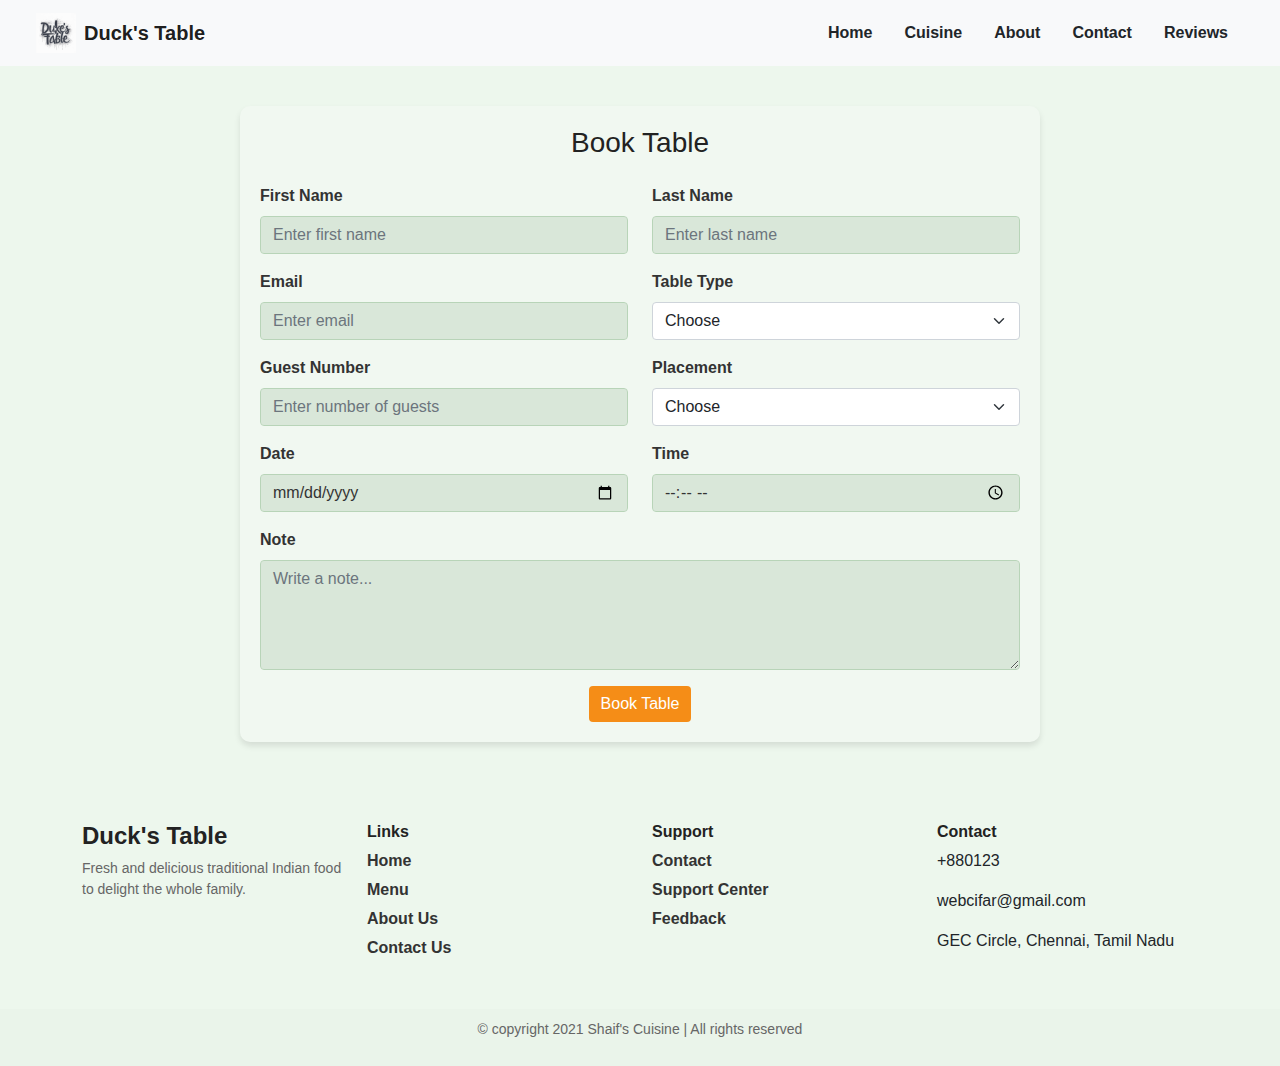
<file: book_table.html>
<!DOCTYPE html>
<html lang="en">
<head>
    <meta charset="UTF-8">
    <meta name="viewport" content="width=device-width, initial-scale=1.0">
    <title>Book Table</title>
    <link rel="stylesheet" href="style.css">
    <link rel="stylesheet" href="bootstrap.min.css">
    <script src="bootstrap.min.js"></script>
    <link href="https://cdn.jsdelivr.net/npm/bootstrap@5.0.2/dist/css/bootstrap.min.css" rel="stylesheet" integrity="sha384-EVSTQN3/azprG1Anm3QDgpJLIm9Nao0Yz1ztcQTwFspd3yD65VohhpuuCOmLASjC" crossorigin="anonymous">
    <style>
        body {
      background-color: #edf7ed; /* Light green background */
      font-family: Arial, sans-serif;
    }
    .form-container {
      max-width: 800px;
      margin: 40px auto;
      padding: 20px;
      background-color: #f1f8f1; 
      border-radius: 10px;
      box-shadow: 0 4px 6px rgba(0, 0, 0, 0.1);
    }
    .form-label {
      font-weight: bold;
      color: #333;
    }
    .form-control {
      background-color: #dff2df;
      border: none;
    }
    .form-control:focus {
      border-color: #dff2df;
      box-shadow: 0 0 5px #dff2df;
    }
    .btn-submit {
      background-color: #F58d17; 
      color: white;
      border: none;
    }
    .btn-submit:hover {
      background-color: #F58d17;
    }
    .footer {
    background-color: #edf7ed; /* Light green background */
    padding: 40px 0;
  }
  .footer-logo h5 {
    font-size: 24px;
    font-weight: bold;
  }
  .footer-logo p {
    font-size: 14px;
    color: #666;
  }
  .footer-links a {
    color: #333;
    text-decoration: none;
    display: block;
    margin-bottom: 5px;
  }
  .copyright {
    text-align: center;
    padding: 10px 0;
    font-size: 14px;
    color: #666;
    background-color: #eaf4ea;
  }
    </style>
</head>
<body>
    <!--Navbar-->
    <nav class="navbar navbar-light bg-light px-4 sticky-top">
        <div class="container-fluid">
          <a class="navbar-brand d-flex align-items-center" href="#">
            <img src="./image/loga-2.jpeg" alt="Duck's Table" height="40" class="me-2">
            <span class="fw-bold">Duck's Table</span>
          </a>
          <ul class="nav">
            <li class="nav-item"><a class="nav-link text-dark" href="index.html">Home</a></li>
            <li class="nav-item"><a class="nav-link text-dark" href="cuisine.html">Cuisine</a></li>
            <li class="nav-item"><a class="nav-link text-dark" href="#">About</a></li>
            <li class="nav-item"><a class="nav-link text-dark" href="#">Contact</a></li>
            <li class="nav-item"><a class="nav-link text-dark" href="#">Reviews</a></li>
          </ul>
        </div>
      </nav>
    <!--Book Table-->
    <div class="container">
        <div class="form-container">
          <h3 class="mb-4 text-center">Book Table</h3>
          <form>
            <div class="row mb-3">
              <div class="col-md-6">
                <label for="firstName" class="form-label">First Name</label>
                <input type="text" class="form-control" id="firstName" placeholder="Enter first name">
              </div>
              <div class="col-md-6">
                <label for="lastName" class="form-label">Last Name</label>
                <input type="text" class="form-control" id="lastName" placeholder="Enter last name">
              </div>
            </div>
            <div class="row mb-3">
              <div class="col-md-6">
                <label for="email" class="form-label">Email</label>
                <input type="email" class="form-control" id="email" placeholder="Enter email">
              </div>
              <div class="col-md-6">
                <label for="tableType" class="form-label">Table Type</label>
                <select class="form-select" id="tableType">
                  <option selected>Choose</option>
                  <option>Standard</option>
                  <option>VIP</option>
                </select>
              </div>
            </div>
            <div class="row mb-3">
              <div class="col-md-6">
                <label for="guestNumber" class="form-label">Guest Number</label>
                <input type="number" class="form-control" id="guestNumber" placeholder="Enter number of guests">
              </div>
              <div class="col-md-6">
                <label for="placement" class="form-label">Placement</label>
                <select class="form-select" id="placement">
                  <option selected>Choose</option>
                  <option>Indoor</option>
                  <option>Outdoor</option>
                </select>
              </div>
            </div>
            <div class="row mb-3">
              <div class="col-md-6">
                <label for="date" class="form-label">Date</label>
                <input type="date" class="form-control" id="date">
              </div>
              <div class="col-md-6">
                <label for="time" class="form-label">Time</label>
                <input type="time" class="form-control" id="time">
              </div>
            </div>
            <div class="mb-3">
              <label for="note" class="form-label">Note</label>
              <textarea class="form-control" id="note" rows="4" placeholder="Write a note..."></textarea>
            </div>
            <div class="text-center">
              <button type="submit" class="btn btn-submit">Book Table</button>
            </div>
          </form>
        </div>
      </div>

    <!--Footer-->
    <footer>
        <div class="footer">
          <div class="container">
            <div class="row">
              <!-- Logo and About Section -->
              <div class="col-md-3">
                <div class="footer-logo">
                  <h5><i class="bi bi-cup"></i> Duck's Table</h5>
                  <p>Fresh and delicious traditional Indian food to delight the whole family.</p>
                </div>
              </div>
              <!-- Links Section -->
              <div class="col-md-3 footer-links">
                <h6><strong>Links</strong></h6>
                <a href="#">Home</a>
                <a href="#">Menu</a>
                <a href="#">About Us</a>
                <a href="#">Contact Us</a>
              </div>
              <!-- Support Section -->
              <div class="col-md-3 footer-links">
                <h6><strong>Support</strong></h6>
                <a href="#">Contact</a>
                <a href="#">Support Center</a>
                <a href="#">Feedback</a>
              </div>
              <!-- Contact Section -->
              <div class="col-md-3">
                <h6><strong>Contact</strong></h6>
                <p>+880123</p>
                <p>webcifar@gmail.com</p>
                <p>GEC Circle, Chennai, Tamil Nadu</p>
              </div>
            </div>
          </div>
        </div>
        <div class="copyright">
          <p>&copy; copyright 2021 Shaif's Cuisine | All rights reserved</p>
        </div>
      </footer>
</body>
</html>
</file>
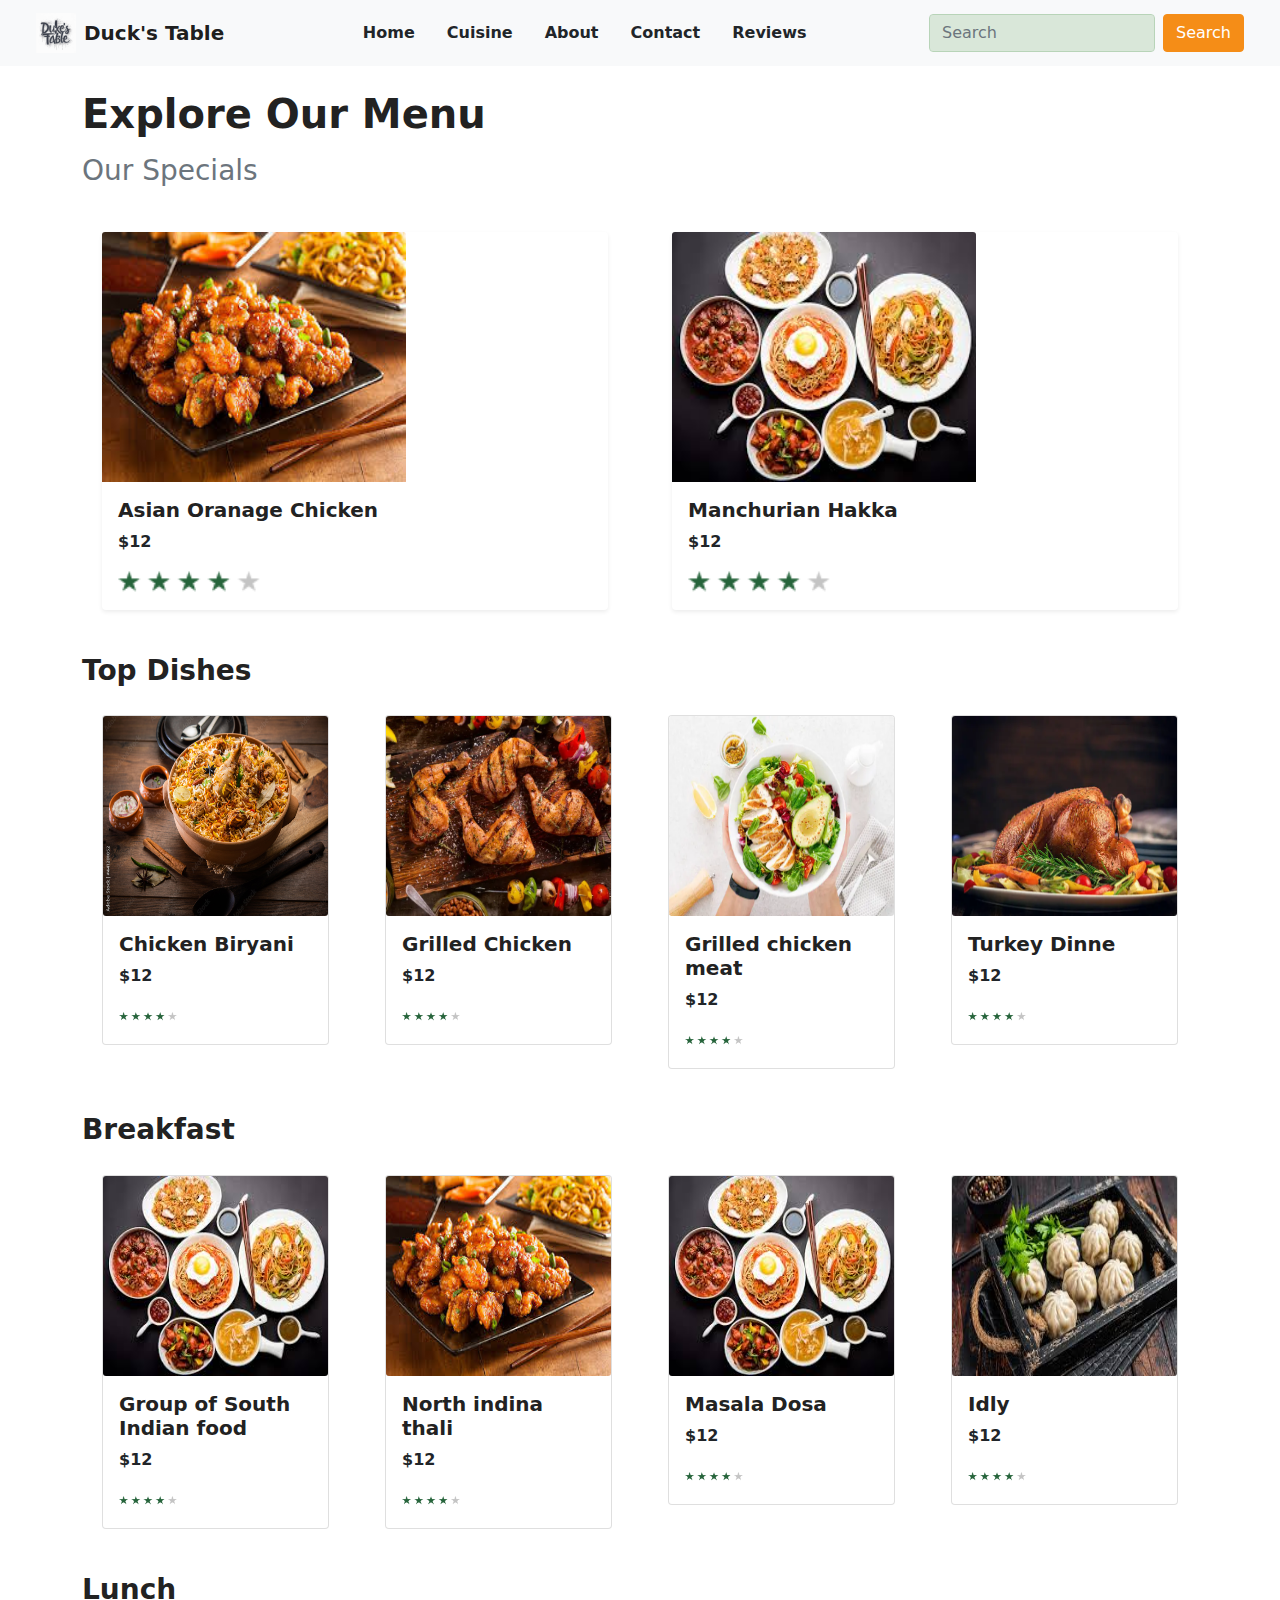
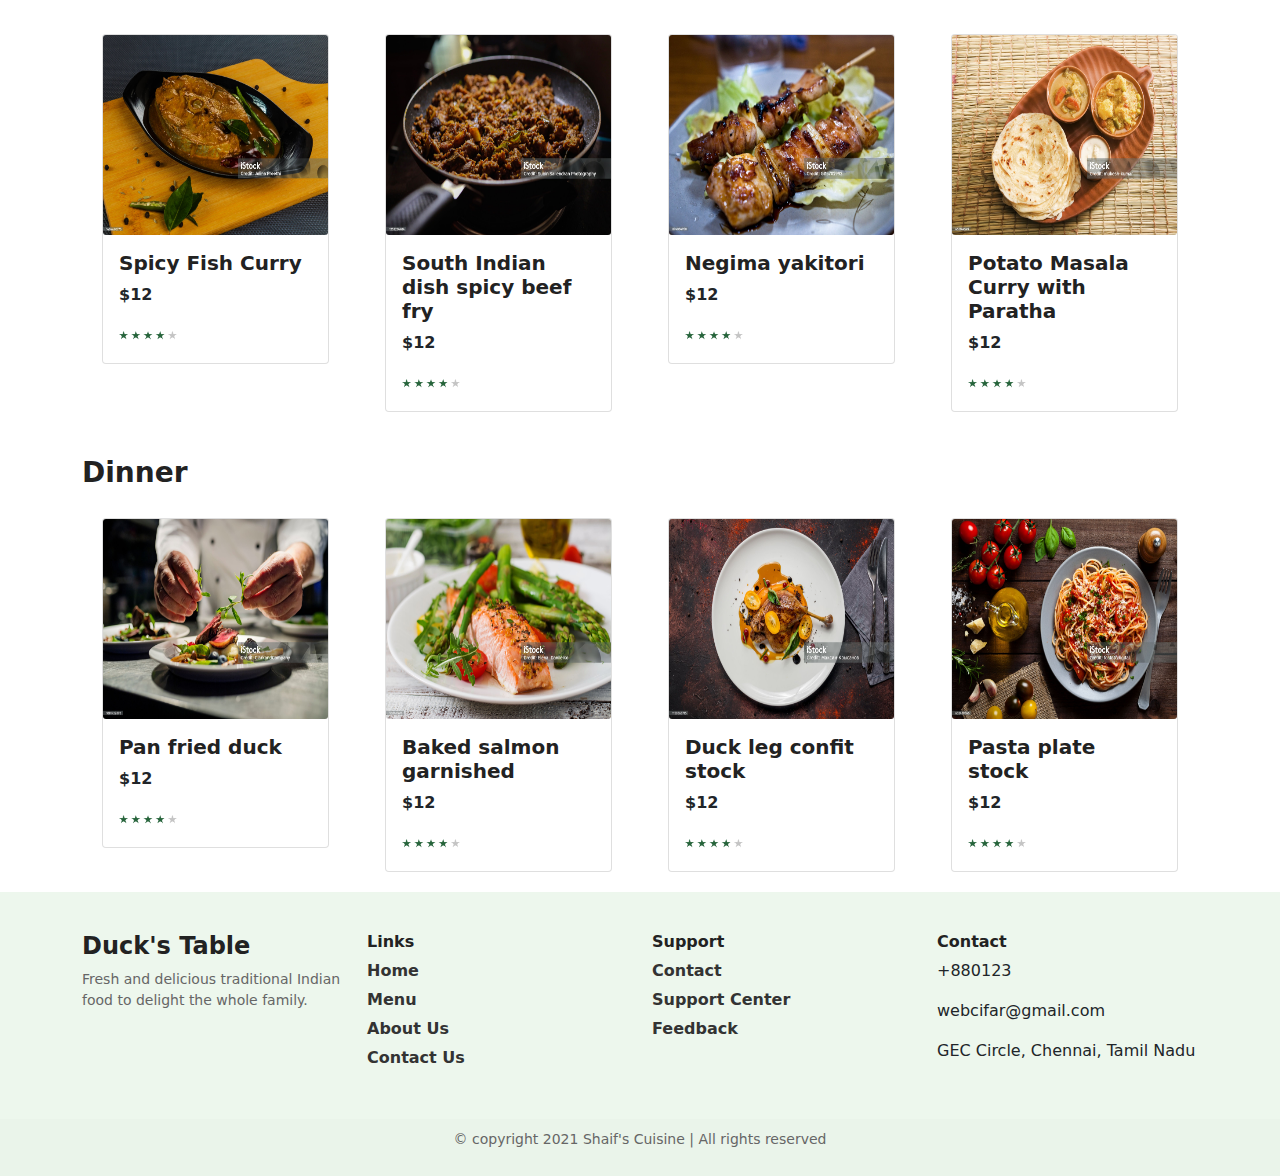
<file: chinese cuisine.html>
<!DOCTYPE html>
<html lang="en">
<head>
    <meta charset="UTF-8">
    <meta name="viewport" content="width=device-width, initial-scale=1.0">
    <title>Menu</title>
    <link rel="stylesheet" href="style.css">
    <link rel="stylesheet" href="bootstrap.min.css">
    <script src="bootstrap.min.js"></script>
    <link href="https://cdn.jsdelivr.net/npm/bootstrap@5.0.2/dist/css/bootstrap.min.css" rel="stylesheet" integrity="sha384-EVSTQN3/azprG1Anm3QDgpJLIm9Nao0Yz1ztcQTwFspd3yD65VohhpuuCOmLASjC" crossorigin="anonymous">
    <style>
      .card-img-top{
        height: 250px;
        width: 60%;
      }
      .card-img{
            height: 200px;
        }
      .stars-img{
        width: 30%;
      }
      .card.top{
        /* height: 100px; */
        width: 70%;
      }
      .card{
        margin: 20px;
      }
      .footer {
      background-color: #edf7ed; /* Light green background */
      padding: 40px 0;
    }
    .footer-logo h5 {
      font-size: 24px;
      font-weight: bold;
    }
    .footer-logo p {
      font-size: 14px;
      color: #666;
    }
    .footer-links a {
      color: #333;
      text-decoration: none;
      display: block;
      margin-bottom: 5px;
    }
    .copyright {
      text-align: center;
      padding: 10px 0;
      font-size: 14px;
      color: #666;
      background-color: #eaf4ea;
    }
    </style>
    
</head>
<body>
  <nav class="navbar navbar-light bg-light px-4 sticky-top">
    <div class="container-fluid">
      <a class="navbar-brand d-flex align-items-center" href="#">
        <img src="./image/loga-2.jpeg" alt="Duck's Table" height="40" class="me-2">
        <span class="fw-bold">Duck's Table</span>
      </a>
      <ul class="nav">
        <li class="nav-item"><a class="nav-link text-dark" href="index.html">Home</a></li>
        <li class="nav-item"><a class="nav-link text-dark" href="cuisine.html">Cuisine</a></li>
        <li class="nav-item"><a class="nav-link text-dark" href="#">About</a></li>
        <li class="nav-item"><a class="nav-link text-dark" href="#">Contact</a></li>
        <li class="nav-item"><a class="nav-link text-dark" href="#">Reviews</a></li>
      </ul>
      <form class="d-flex">
        <input class="form-control me-2" type="search" placeholder="Search" aria-label="Search">
        <button class="btn btn-outline-brand" type="submit" style="background-color: #F58d17; color: white; border-color: #F58d17; font-weight: 500;">Search</button>
      </form>
    </div>
  </nav>
  
  <!-- Specials Section -->
  <!-- Content -->
  <div class="container mt-4">
    <h1 class="fw-bold">Explore Our Menu</h1>
    <h3 class="text-muted mt-3">Our Specials</h3>
    <div class="row mt-4">
      <!-- Card 1 -->
      <div class="col-lg-6 col-md-6 col-12 order-1">
        <div class="card border-0 shadow-sm">
          <img src="./image/chinese-1.jpg" class="card-img-top" alt="Chinese">
          <div class="card-body">
            <h5 class="card-title fw-bold">Asian Oranage Chicken</h5>
            <p class="text-dark fw-bold">$12</p>
            <div class="text-warning">
              <img src="./image/3star.png" class="stars-img" alt="3 stars">
            </div>
          </div>
        </div>
      </div>
      <!-- Card 2 -->
      <div class="col-lg-6 col-md-6 col-12 order-1">
        <div class="card border-0 shadow-sm">
          <img src="./image/chinese-2.jpg" class="card-img-top" alt="Chinese">
          <div class="card-body">
            <h5 class="card-title fw-bold">Manchurian Hakka</h5>
            <p class="text-dark fw-bold">$12</p>
            <div class="text-warning">
              <img src="./image/3star.png" class="stars-img" alt="3 stars">
            </div>
          </div>
        </div>
      </div>
    </div>
  </div>
  <!--Dishes-->
  <div class="container mt-4">
    <h3 class="fw-bold">Top Dishes</h3>
    <div class="col-md-12">
      <div class="row g-3">
        <div class="col-md-3">
          <div class="card">
            <img src="./image/biryani.jpg" class="card-img" alt="Biryani">
            <div class="card-body">
              <h5 class="card-title fw-bold">Chicken Biryani</h5>
              <p class="text-dark fw-bold">$12</p>
              <div class="text-warning">
                <img src="./image/3star.png" class="stars-img" alt="3 stars">
              </div>
            </div>
          </div>
        </div>
        <div class="col-md-3">
          <div class="card">
            <img src="./image/Grilled Chicken.webp" class="card-img" alt="Grilled Chicken">
            <div class="card-body">
              <h5 class="card-title fw-bold">Grilled Chicken</h5>
              <p class="text-dark fw-bold">$12</p>
              <div class="text-warning">
                <img src="./image/3star.png" class="stars-img" alt="3 stars">
              </div>
            </div>
          </div>
        </div>
        <div class="col-md-3">
          <div class="card">
            <img src="./image/Grilled chicken meat.webp" class="card-img" alt="Grilled chicken meat">
            <div class="card-body">
              <h5 class="card-title fw-bold">Grilled chicken meat</h5>
              <p class="text-dark fw-bold">$12</p>
              <div class="text-warning">
                <img src="./image/3star.png" class="stars-img" alt="3 stars">
              </div>
            </div>
          </div>
        </div>
        <div class="col-md-3">
          <div class="card">
            <img src="./image/Turkey Dinne.webp" class="card-img" alt="Turkey Dinne">
            <div class="card-body">
              <h5 class="card-title fw-bold">Turkey Dinne</h5>
              <p class="text-dark fw-bold">$12</p>
              <div class="text-warning">
                <img src="./image/3star.png" class="stars-img" alt="3 stars">
              </div>
            </div>
          </div>
        </div>
      </div>
    </div>
  </div>

  <!--Breakfast-->
  <div class="container mt-4">
    <h3 class="fw-bold">Breakfast</h3>
    <div class="col-md-12">
      <div class="row g-3">
        <div class="col-md-3">
          <div class="card">
            <img src="./image/chinese-2.jpg" class="card-img" alt="Dosa">
            <div class="card-body">
              <h5 class="card-title fw-bold">Group of South Indian food</h5>
              <p class="text-dark fw-bold">$12</p>
              <div class="text-warning">
                <img src="./image/3star.png" class="stars-img" alt="3 stars">
              </div>
            </div>
          </div>
        </div>
        <div class="col-md-3">
          <div class="card">
            <img src="./image/chinese-1.jpg" class="card-img" alt="thali">
            <div class="card-body">
              <h5 class="card-title fw-bold">North indina thali</h5>
              <p class="text-dark fw-bold">$12</p>
              <div class="text-warning">
                <img src="./image/3star.png" class="stars-img" alt="3 stars">
              </div>
            </div>
          </div>
        </div>
        <div class="col-md-3">
          <div class="card">
            <img src="./image/chinese-2.jpg" class="card-img" alt="Masala dosa">
            <div class="card-body">
              <h5 class="card-title fw-bold">Masala Dosa</h5>
              <p class="text-dark fw-bold">$12</p>
              <div class="text-warning">
                <img src="./image/3star.png" class="stars-img" alt="3 stars">
              </div>
            </div>
          </div>
        </div>
        <div class="col-md-3">
          <div class="card">
            <img src="./image/chinese-3.jpg" class="card-img" alt="Idly">
            <div class="card-body">
              <h5 class="card-title fw-bold">Idly</h5>
              <p class="text-dark fw-bold">$12</p>
              <div class="text-warning">
                <img src="./image/3star.png" class="stars-img" alt="3 stars">
              </div>
            </div>
          </div>
        </div>
      </div>
    </div>
  </div>

  <!--Lunch-->
  <div class="container mt-4">
    <h3 class="fw-bold">Lunch</h3>
    <div class="col-md-12">
      <div class="row g-3">
        <div class="col-md-3">
          <div class="card">
            <img src="./image/Spicy Fish Curry.jpg" class="card-img" alt="Spicy Fish Curry">
            <div class="card-body">
              <h5 class="card-title fw-bold">Spicy Fish Curry</h5>
              <p class="text-dark fw-bold">$12</p>
              <div class="text-warning">
                <img src="./image/3star.png" class="stars-img" alt="3 stars">
              </div>
            </div>
          </div>
        </div>
        <div class="col-md-3">
          <div class="card">
            <img src="./image/beef.jpg" class="card-img" alt="beef">
            <div class="card-body">
              <h5 class="card-title fw-bold">South Indian dish spicy beef fry</h5>
              <p class="text-dark fw-bold">$12</p>
              <div class="text-warning">
                <img src="./image/3star.png" class="stars-img" alt="3 stars">
              </div>
            </div>
          </div>
        </div>
        <div class="col-md-3">
          <div class="card">
            <img src="./image/Negima.jpg" class="card-img" alt="Negima">
            <div class="card-body">
              <h5 class="card-title fw-bold">Negima yakitori</h5>
              <p class="text-dark fw-bold">$12</p>
              <div class="text-warning">
                <img src="./image/3star.png" class="stars-img" alt="3 stars">
              </div>
            </div>
          </div>
        </div>
        <div class="col-md-3">
          <div class="card">
            <img src="./image/Potato Masala.jpg" class="card-img" alt="Potato Masala">
            <div class="card-body">
              <h5 class="card-title fw-bold">Potato Masala Curry with Paratha</h5>
              <p class="text-dark fw-bold">$12</p>
              <div class="text-warning">
                <img src="./image/3star.png" class="stars-img" alt="3 stars">
              </div>
            </div>
          </div>
        </div>
      </div>
    </div>
  </div>

  <!--Dinner-->
  <div class="container mt-4">
    <h3 class="fw-bold">Dinner</h3>
    <div class="col-md-12">
      <div class="row g-3">
        <div class="col-md-3">
          <div class="card">
            <img src="./image/Pan.jpg" class="card-img" alt="pan">
            <div class="card-body">
              <h5 class="card-title fw-bold">Pan fried duck</h5>
              <p class="text-dark fw-bold">$12</p>
              <div class="text-warning">
                <img src="./image/3star.png" class="stars-img" alt="3 stars">
              </div>
            </div>
          </div>
        </div>
        <div class="col-md-3">
          <div class="card">
            <img src="./image/Baked.jpg" class="card-img" alt="Baked">
            <div class="card-body">
              <h5 class="card-title fw-bold">Baked salmon garnished</h5>
              <p class="text-dark fw-bold">$12</p>
              <div class="text-warning">
                <img src="./image/3star.png" class="stars-img" alt="3 stars">
              </div>
            </div>
          </div>
        </div>
        <div class="col-md-3">
          <div class="card">
            <img src="./image/Duck leg.jpg" class="card-img" alt="Duck leg">
            <div class="card-body">
              <h5 class="card-title fw-bold">Duck leg confit stock</h5>
              <p class="text-dark fw-bold">$12</p>
              <div class="text-warning">
                <img src="./image/3star.png" class="stars-img" alt="3 stars">
              </div>
            </div>
          </div>
        </div>
        <div class="col-md-3">
          <div class="card">
            <img src="./image/Pasta.jpg" class="card-img" alt="Pasta">
            <div class="card-body">
              <h5 class="card-title fw-bold">Pasta plate stock</h5>
              <p class="text-dark fw-bold">$12</p>
              <div class="text-warning">
                <img src="./image/3star.png" class="stars-img" alt="3 stars">
              </div>
            </div>
          </div>
        </div>
      </div>
    </div>
  </div>
  <!-- End Specials Section -->
  
  <!--Footer-->
  <footer>
    <div class="footer">
      <div class="container">
        <div class="row">
          <!-- Logo and About Section -->
          <div class="col-md-3">
            <div class="footer-logo">
              <h5><i class="bi bi-cup"></i> Duck's Table</h5>
              <p>Fresh and delicious traditional Indian food to delight the whole family.</p>
            </div>
          </div>
          <!-- Links Section -->
          <div class="col-md-3 footer-links">
            <h6><strong>Links</strong></h6>
            <a href="#">Home</a>
            <a href="#">Menu</a>
            <a href="#">About Us</a>
            <a href="#">Contact Us</a>
          </div>
          <!-- Support Section -->
          <div class="col-md-3 footer-links">
            <h6><strong>Support</strong></h6>
            <a href="#">Contact</a>
            <a href="#">Support Center</a>
            <a href="#">Feedback</a>
          </div>
          <!-- Contact Section -->
          <div class="col-md-3">
            <h6><strong>Contact</strong></h6>
            <p>+880123</p>
            <p>webcifar@gmail.com</p>
            <p>GEC Circle, Chennai, Tamil Nadu</p>
          </div>
        </div>
      </div>
    </div>
    <div class="copyright">
      <p>&copy; copyright 2021 Shaif's Cuisine | All rights reserved</p>
    </div>
  </footer>
    
</body>
</html>
</file>
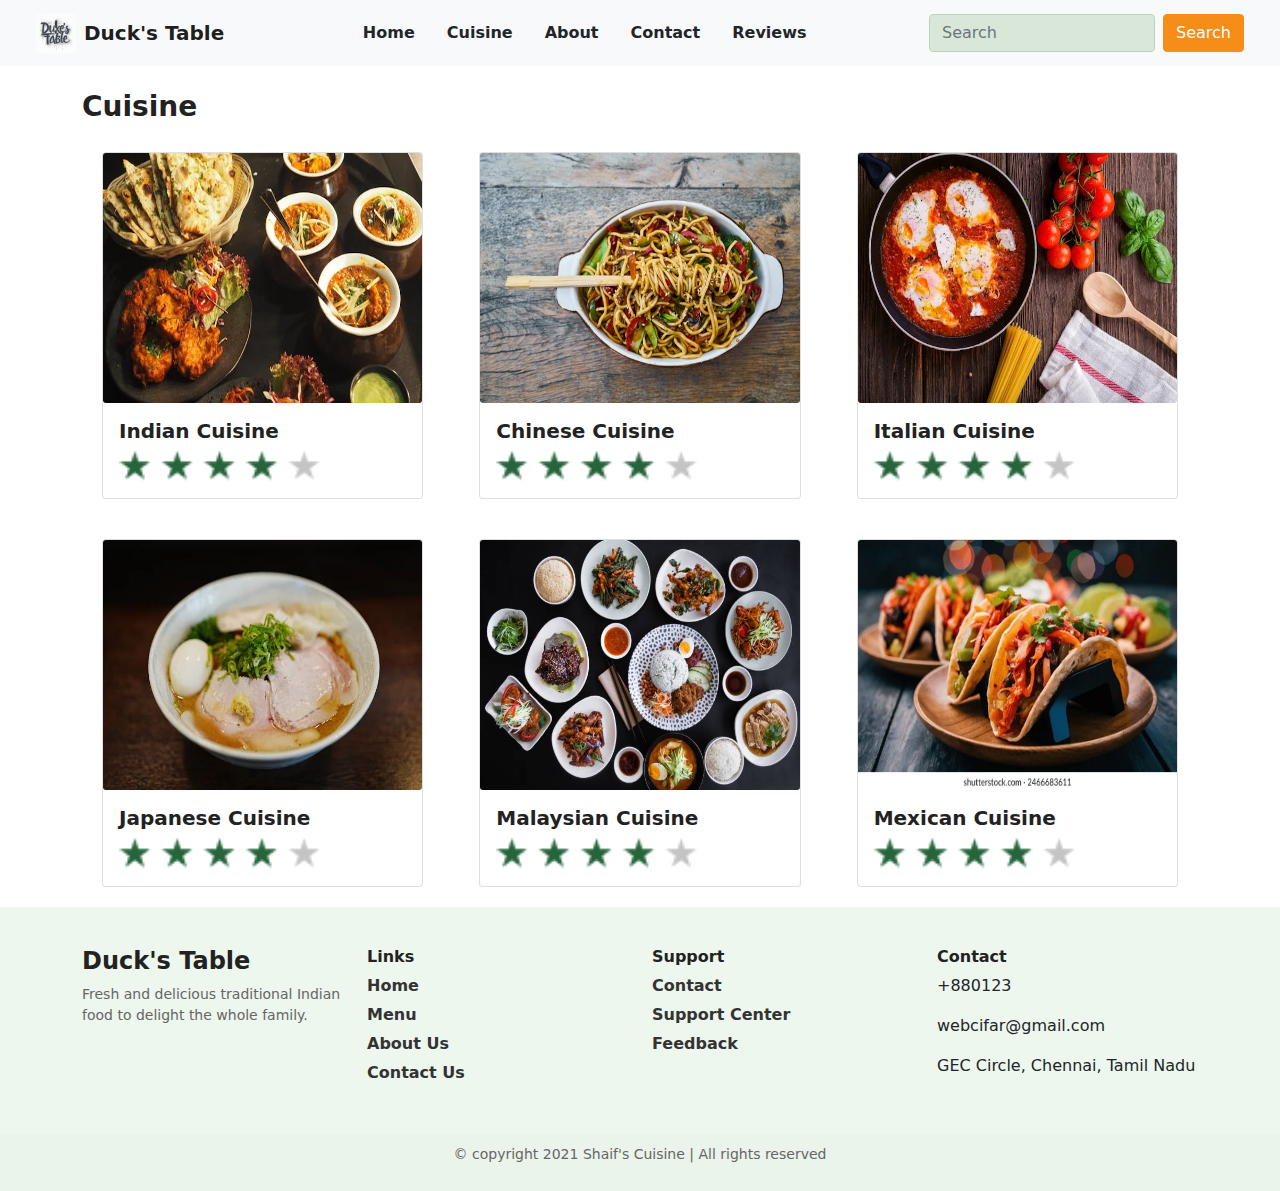
<file: cuisine.html>
<!DOCTYPE html>
<html lang="en">
<head>
    <meta charset="UTF-8">
    <meta name="viewport" content="width=device-width, initial-scale=1.0">
    <title>Document</title>
    <link rel="stylesheet" href="style.css">
    <link rel="stylesheet" href="bootstrap.min.css">
    <script src="bootstrap.min.js"></script>
    <link href="https://cdn.jsdelivr.net/npm/bootstrap@5.0.2/dist/css/bootstrap.min.css" rel="stylesheet" integrity="sha384-EVSTQN3/azprG1Anm3QDgpJLIm9Nao0Yz1ztcQTwFspd3yD65VohhpuuCOmLASjC" crossorigin="anonymous">
    <style>
        .card{
        margin: 20px;
        }
        .card-img{
            height: 250px;
        }
        .footer {
      background-color: #edf7ed; /* Light green background */
      padding: 40px 0;
    }
    .footer-logo h5 {
      font-size: 24px;
      font-weight: bold;
    }
    .footer-logo p {
      font-size: 14px;
      color: #666;
    }
    .footer-links a {
      color: #333;
      text-decoration: none;
      display: block;
      margin-bottom: 5px;
    }
    .copyright {
      text-align: center;
      padding: 10px 0;
      font-size: 14px;
      color: #666;
      background-color: #eaf4ea;
    }
    </style>
</head>
<body>
    <nav class="navbar navbar-light bg-light px-4 sticky-top">
        <div class="container-fluid">
          <a class="navbar-brand d-flex align-items-center" href="#">
            <img src="./image/loga-2.jpeg" alt="Duck's Table" height="40" class="me-2">
            <span class="fw-bold">Duck's Table</span>
          </a>
          <ul class="nav">
            <li class="nav-item"><a class="nav-link text-dark" href="index.html">Home</a></li>
            <li class="nav-item"><a class="nav-link text-dark" href="#">Cuisine</a></li>
            <li class="nav-item"><a class="nav-link text-dark" href="#">About</a></li>
            <li class="nav-item"><a class="nav-link text-dark" href="#">Contact</a></li>
            <li class="nav-item"><a class="nav-link text-dark" href="#">Reviews</a></li>
          </ul>
          <form class="d-flex">
            <input class="form-control me-2" type="search" placeholder="Search" aria-label="Search">
            <button class="btn btn-outline-brand" type="submit" style="background-color: #F58d17; color: white; border-color: #F58d17; font-weight: 500;">Search</button>
          </form>
        </div>
    </nav>

    <div class="container mt-4">
        <h3 class="fw-bold">Cuisine</h3>
        <div class="col-md-12">
          <div class="row g-3">
            <div class="col-md-4">
              <div class="card">
                <a href="indian cuisine.html"><img src="./image/indian cuisine.jpeg" class="card-img" alt="Indian Cuisine"></a>
                <div class="card-body">
                  <h5 class="card-title fw-bold">Indian Cuisine</h5>
                  <div class="text-warning">
                    <img src="./image/3star.png" class="stars-img" alt="3 stars">
                  </div>
                </div>
              </div>
            </div>
            <div class="col-md-4">
                <div class="card">
                  <a href="chinese cuisine.html"><img src="./image/chinese cuisine.jpeg" class="card-img" alt="Chinese Cuisine"></a>
                  <div class="card-body">
                    <h5 class="card-title fw-bold">Chinese Cuisine</h5>
                    <div class="text-warning">
                      <img src="./image/3star.png" class="stars-img" alt="3 stars">
                    </div>
                  </div>
                </div>
            </div>
            <div class="col-md-4">
                <div class="card">
                  <a href="Italian Cuisine.html"><img src="./image/italian cuisine.jpeg" class="card-img" alt="Italian Cuisine"></a>
                  <div class="card-body">
                    <h5 class="card-title fw-bold">Italian Cuisine</h5>
                    <div class="text-warning">
                      <img src="./image/3star.png" class="stars-img" alt="3 stars">
                    </div>
                  </div>
                </div>
            </div>
          </div>
        </div>
        <div class="col-md-12">
            <div class="row g-3">
              <div class="col-md-4">
                <div class="card">
                  <img src="./image/japanese cuisine.webp" class="card-img" alt="Japanese Cuisine">
                  <div class="card-body">
                    <h5 class="card-title fw-bold">Japanese Cuisine</h5>
                    <div class="text-warning">
                      <img src="./image/3star.png" class="stars-img" alt="3 stars">
                    </div>
                  </div>
                </div>
              </div>
              <div class="col-md-4">
                <div class="card">
                  <img src="./image/malaysian cuisine.jpg" class="card-img" alt="Malaysian Cuisine">
                  <div class="card-body">
                    <h5 class="card-title fw-bold">Malaysian Cuisine</h5>
                    <div class="text-warning">
                      <img src="./image/3star.png" class="stars-img" alt="3 stars">
                    </div>
                  </div>
                </div>
              </div>
              <div class="col-md-4">
                <div class="card">
                  <img src="./image/mexican cuisine.webp" class="card-img" alt="Mexican Cuisine">
                  <div class="card-body">
                    <h5 class="card-title fw-bold">Mexican Cuisine</h5>
                    <div class="text-warning">
                      <img src="./image/3star.png" class="stars-img" alt="3 stars">
                    </div>
                  </div>
                </div>
              </div>
            </div>
        </div>
    </div>

     <!--Footer-->
  <footer>
    <div class="footer">
      <div class="container">
        <div class="row">
          <!-- Logo and About Section -->
          <div class="col-md-3">
            <div class="footer-logo">
              <h5><i class="bi bi-cup"></i> Duck's Table</h5>
              <p>Fresh and delicious traditional Indian food to delight the whole family.</p>
            </div>
          </div>
          <!-- Links Section -->
          <div class="col-md-3 footer-links">
            <h6><strong>Links</strong></h6>
            <a href="#">Home</a>
            <a href="#">Menu</a>
            <a href="#">About Us</a>
            <a href="#">Contact Us</a>
          </div>
          <!-- Support Section -->
          <div class="col-md-3 footer-links">
            <h6><strong>Support</strong></h6>
            <a href="#">Contact</a>
            <a href="#">Support Center</a>
            <a href="#">Feedback</a>
          </div>
          <!-- Contact Section -->
          <div class="col-md-3">
            <h6><strong>Contact</strong></h6>
            <p>+880123</p>
            <p>webcifar@gmail.com</p>
            <p>GEC Circle, Chennai, Tamil Nadu</p>
          </div>
        </div>
      </div>
    </div>
    <div class="copyright">
      <p>&copy; copyright 2021 Shaif's Cuisine | All rights reserved</p>
    </div>
  </footer>
</body>
</html>
</file>
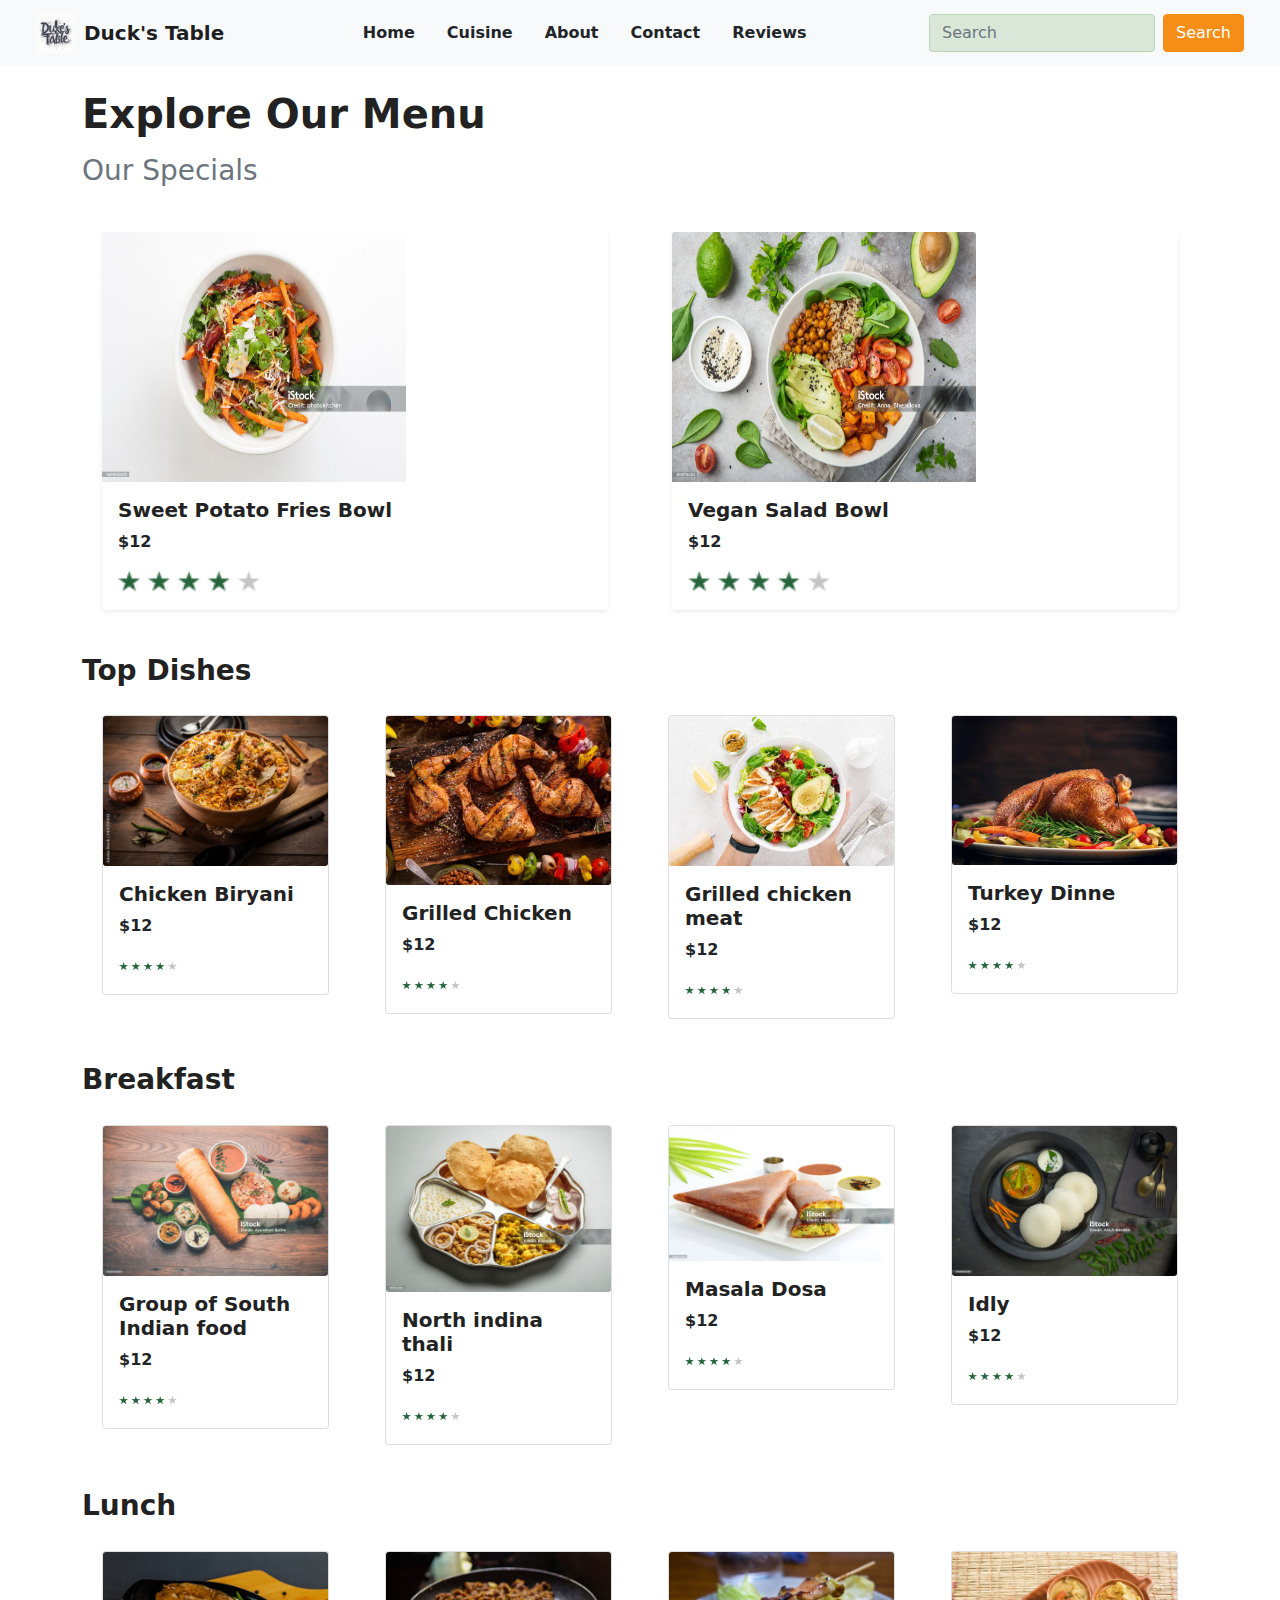
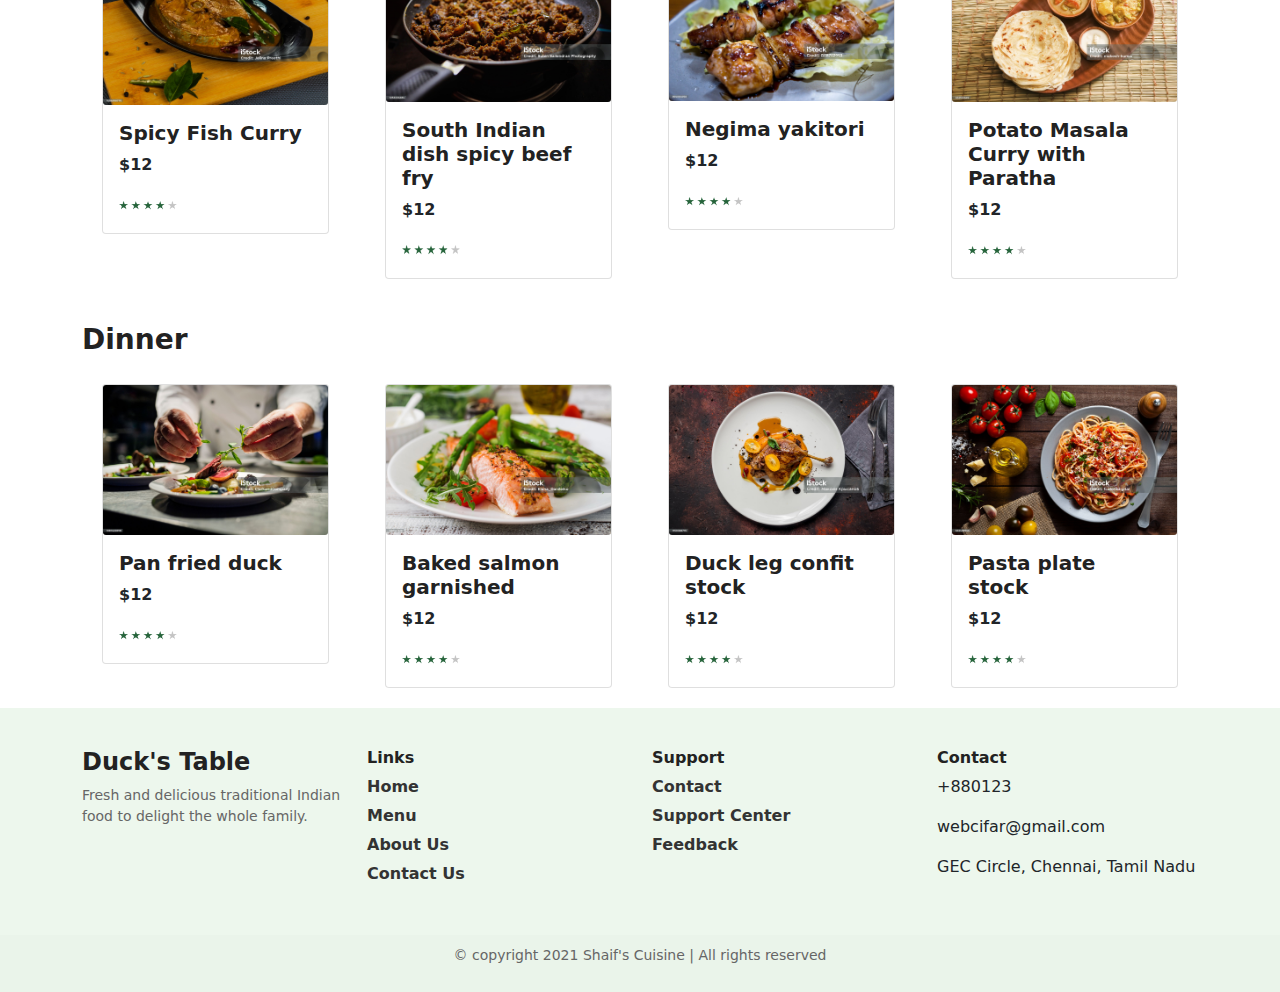
<file: indian cuisine.html>
<!DOCTYPE html>
<html lang="en">
<head>
    <meta charset="UTF-8">
    <meta name="viewport" content="width=device-width, initial-scale=1.0">
    <title>Menu</title>
    <link rel="stylesheet" href="style.css">
    <link rel="stylesheet" href="bootstrap.min.css">
    <script src="bootstrap.min.js"></script>
    <link href="https://cdn.jsdelivr.net/npm/bootstrap@5.0.2/dist/css/bootstrap.min.css" rel="stylesheet" integrity="sha384-EVSTQN3/azprG1Anm3QDgpJLIm9Nao0Yz1ztcQTwFspd3yD65VohhpuuCOmLASjC" crossorigin="anonymous">
    <style>
      .card-img-top{
        height: 250px;
        width: 60%;
      }
      .stars-img{
        width: 30%;
      }
      .card.top{
        /* height: 100px; */
        width: 70%;
      }
      .card{
        margin: 20px;
      }
      .footer {
      background-color: #edf7ed; /* Light green background */
      padding: 40px 0;
    }
    .footer-logo h5 {
      font-size: 24px;
      font-weight: bold;
    }
    .footer-logo p {
      font-size: 14px;
      color: #666;
    }
    .footer-links a {
      color: #333;
      text-decoration: none;
      display: block;
      margin-bottom: 5px;
    }
    .copyright {
      text-align: center;
      padding: 10px 0;
      font-size: 14px;
      color: #666;
      background-color: #eaf4ea;
    }
    </style>
    
</head>
<body>
  <nav class="navbar navbar-light bg-light px-4 sticky-top">
    <div class="container-fluid">
      <a class="navbar-brand d-flex align-items-center" href="#">
        <img src="./image/loga-2.jpeg" alt="Duck's Table" height="40" class="me-2">
        <span class="fw-bold">Duck's Table</span>
      </a>
      <ul class="nav">
        <li class="nav-item"><a class="nav-link text-dark" href="index.html">Home</a></li>
        <li class="nav-item"><a class="nav-link text-dark" href="cuisine.html">Cuisine</a></li>
        <li class="nav-item"><a class="nav-link text-dark" href="#">About</a></li>
        <li class="nav-item"><a class="nav-link text-dark" href="#">Contact</a></li>
        <li class="nav-item"><a class="nav-link text-dark" href="#">Reviews</a></li>
      </ul>
      <form class="d-flex">
        <input class="form-control me-2" type="search" placeholder="Search" aria-label="Search">
        <button class="btn btn-outline-brand" type="submit" style="background-color: #F58d17; color: white; border-color: #F58d17; font-weight: 500;">Search</button>
      </form>
    </div>
  </nav>
  
  <!-- Specials Section -->
  <!-- Content -->
  <div class="container mt-4">
    <h1 class="fw-bold">Explore Our Menu</h1>
    <h3 class="text-muted mt-3">Our Specials</h3>
    <div class="row mt-4">
      <!-- Card 1 -->
      <div class="col-lg-6 col-md-6 col-12 order-1">
        <div class="card border-0 shadow-sm">
          <img src="./image/Potato Fries.jpg" class="card-img-top" alt="Sweet Potato Fries Bowl">
          <div class="card-body">
            <h5 class="card-title fw-bold">Sweet Potato Fries Bowl</h5>
            <p class="text-dark fw-bold">$12</p>
            <div class="text-warning">
              <img src="./image/3star.png" class="stars-img" alt="3 stars">
            </div>
          </div>
        </div>
      </div>
      <!-- Card 2 -->
      <div class="col-lg-6 col-md-6 col-12 order-1">
        <div class="card border-0 shadow-sm">
          <img src="./image/Vegan Salad.jpg" class="card-img-top" alt="Vegan Salad Bowl">
          <div class="card-body">
            <h5 class="card-title fw-bold">Vegan Salad Bowl</h5>
            <p class="text-dark fw-bold">$12</p>
            <div class="text-warning">
              <img src="./image/3star.png" class="stars-img" alt="3 stars">
            </div>
          </div>
        </div>
      </div>
    </div>
  </div>
  <!--Dishes-->
  <div class="container mt-4">
    <h3 class="fw-bold">Top Dishes</h3>
    <div class="col-md-12">
      <div class="row g-3">
        <div class="col-md-3">
          <div class="card">
            <img src="./image/biryani.jpg" class="card-img" alt="Biryani">
            <div class="card-body">
              <h5 class="card-title fw-bold">Chicken Biryani</h5>
              <p class="text-dark fw-bold">$12</p>
              <div class="text-warning">
                <img src="./image/3star.png" class="stars-img" alt="3 stars">
              </div>
            </div>
          </div>
        </div>
        <div class="col-md-3">
          <div class="card">
            <img src="./image/Grilled Chicken.webp" class="card-img" alt="Grilled Chicken">
            <div class="card-body">
              <h5 class="card-title fw-bold">Grilled Chicken</h5>
              <p class="text-dark fw-bold">$12</p>
              <div class="text-warning">
                <img src="./image/3star.png" class="stars-img" alt="3 stars">
              </div>
            </div>
          </div>
        </div>
        <div class="col-md-3">
          <div class="card">
            <img src="./image/Grilled chicken meat.webp" class="card-img" alt="Grilled chicken meat">
            <div class="card-body">
              <h5 class="card-title fw-bold">Grilled chicken meat</h5>
              <p class="text-dark fw-bold">$12</p>
              <div class="text-warning">
                <img src="./image/3star.png" class="stars-img" alt="3 stars">
              </div>
            </div>
          </div>
        </div>
        <div class="col-md-3">
          <div class="card">
            <img src="./image/Turkey Dinne.webp" class="card-img" alt="Turkey Dinne">
            <div class="card-body">
              <h5 class="card-title fw-bold">Turkey Dinne</h5>
              <p class="text-dark fw-bold">$12</p>
              <div class="text-warning">
                <img src="./image/3star.png" class="stars-img" alt="3 stars">
              </div>
            </div>
          </div>
        </div>
      </div>
    </div>
  </div>

  <!--Breakfast-->
  <div class="container mt-4">
    <h3 class="fw-bold">Breakfast</h3>
    <div class="col-md-12">
      <div class="row g-3">
        <div class="col-md-3">
          <div class="card">
            <img src="./image/Dosa.jpg" class="card-img" alt="Dosa">
            <div class="card-body">
              <h5 class="card-title fw-bold">Group of South Indian food</h5>
              <p class="text-dark fw-bold">$12</p>
              <div class="text-warning">
                <img src="./image/3star.png" class="stars-img" alt="3 stars">
              </div>
            </div>
          </div>
        </div>
        <div class="col-md-3">
          <div class="card">
            <img src="./image/thali.jpg" class="card-img" alt="thali">
            <div class="card-body">
              <h5 class="card-title fw-bold">North indina thali</h5>
              <p class="text-dark fw-bold">$12</p>
              <div class="text-warning">
                <img src="./image/3star.png" class="stars-img" alt="3 stars">
              </div>
            </div>
          </div>
        </div>
        <div class="col-md-3">
          <div class="card">
            <img src="./image/Masala dosa.jpg" class="card-img" alt="Masala dosa">
            <div class="card-body">
              <h5 class="card-title fw-bold">Masala Dosa</h5>
              <p class="text-dark fw-bold">$12</p>
              <div class="text-warning">
                <img src="./image/3star.png" class="stars-img" alt="3 stars">
              </div>
            </div>
          </div>
        </div>
        <div class="col-md-3">
          <div class="card">
            <img src="./image/Idly.jpg" class="card-img" alt="Idly">
            <div class="card-body">
              <h5 class="card-title fw-bold">Idly</h5>
              <p class="text-dark fw-bold">$12</p>
              <div class="text-warning">
                <img src="./image/3star.png" class="stars-img" alt="3 stars">
              </div>
            </div>
          </div>
        </div>
      </div>
    </div>
  </div>

  <!--Lunch-->
  <div class="container mt-4">
    <h3 class="fw-bold">Lunch</h3>
    <div class="col-md-12">
      <div class="row g-3">
        <div class="col-md-3">
          <div class="card">
            <img src="./image/Spicy Fish Curry.jpg" class="card-img" alt="Spicy Fish Curry">
            <div class="card-body">
              <h5 class="card-title fw-bold">Spicy Fish Curry</h5>
              <p class="text-dark fw-bold">$12</p>
              <div class="text-warning">
                <img src="./image/3star.png" class="stars-img" alt="3 stars">
              </div>
            </div>
          </div>
        </div>
        <div class="col-md-3">
          <div class="card">
            <img src="./image/beef.jpg" class="card-img" alt="beef">
            <div class="card-body">
              <h5 class="card-title fw-bold">South Indian dish spicy beef fry</h5>
              <p class="text-dark fw-bold">$12</p>
              <div class="text-warning">
                <img src="./image/3star.png" class="stars-img" alt="3 stars">
              </div>
            </div>
          </div>
        </div>
        <div class="col-md-3">
          <div class="card">
            <img src="./image/Negima.jpg" class="card-img" alt="Negima">
            <div class="card-body">
              <h5 class="card-title fw-bold">Negima yakitori</h5>
              <p class="text-dark fw-bold">$12</p>
              <div class="text-warning">
                <img src="./image/3star.png" class="stars-img" alt="3 stars">
              </div>
            </div>
          </div>
        </div>
        <div class="col-md-3">
          <div class="card">
            <img src="./image/Potato Masala.jpg" class="card-img" alt="Potato Masala">
            <div class="card-body">
              <h5 class="card-title fw-bold">Potato Masala Curry with Paratha</h5>
              <p class="text-dark fw-bold">$12</p>
              <div class="text-warning">
                <img src="./image/3star.png" class="stars-img" alt="3 stars">
              </div>
            </div>
          </div>
        </div>
      </div>
    </div>
  </div>

  <!--Dinner-->
  <div class="container mt-4">
    <h3 class="fw-bold">Dinner</h3>
    <div class="col-md-12">
      <div class="row g-3">
        <div class="col-md-3">
          <div class="card">
            <img src="./image/Pan.jpg" class="card-img" alt="pan">
            <div class="card-body">
              <h5 class="card-title fw-bold">Pan fried duck</h5>
              <p class="text-dark fw-bold">$12</p>
              <div class="text-warning">
                <img src="./image/3star.png" class="stars-img" alt="3 stars">
              </div>
            </div>
          </div>
        </div>
        <div class="col-md-3">
          <div class="card">
            <img src="./image/Baked.jpg" class="card-img" alt="Baked">
            <div class="card-body">
              <h5 class="card-title fw-bold">Baked salmon garnished</h5>
              <p class="text-dark fw-bold">$12</p>
              <div class="text-warning">
                <img src="./image/3star.png" class="stars-img" alt="3 stars">
              </div>
            </div>
          </div>
        </div>
        <div class="col-md-3">
          <div class="card">
            <img src="./image/Duck leg.jpg" class="card-img" alt="Duck leg">
            <div class="card-body">
              <h5 class="card-title fw-bold">Duck leg confit stock</h5>
              <p class="text-dark fw-bold">$12</p>
              <div class="text-warning">
                <img src="./image/3star.png" class="stars-img" alt="3 stars">
              </div>
            </div>
          </div>
        </div>
        <div class="col-md-3">
          <div class="card">
            <img src="./image/Pasta.jpg" class="card-img" alt="Pasta">
            <div class="card-body">
              <h5 class="card-title fw-bold">Pasta plate stock</h5>
              <p class="text-dark fw-bold">$12</p>
              <div class="text-warning">
                <img src="./image/3star.png" class="stars-img" alt="3 stars">
              </div>
            </div>
          </div>
        </div>
      </div>
    </div>
  </div>
  <!-- End Specials Section -->
  
  <!--Footer-->
  <footer>
    <div class="footer">
      <div class="container">
        <div class="row">
          <!-- Logo and About Section -->
          <div class="col-md-3">
            <div class="footer-logo">
              <h5><i class="bi bi-cup"></i> Duck's Table</h5>
              <p>Fresh and delicious traditional Indian food to delight the whole family.</p>
            </div>
          </div>
          <!-- Links Section -->
          <div class="col-md-3 footer-links">
            <h6><strong>Links</strong></h6>
            <a href="#">Home</a>
            <a href="#">Menu</a>
            <a href="#">About Us</a>
            <a href="#">Contact Us</a>
          </div>
          <!-- Support Section -->
          <div class="col-md-3 footer-links">
            <h6><strong>Support</strong></h6>
            <a href="#">Contact</a>
            <a href="#">Support Center</a>
            <a href="#">Feedback</a>
          </div>
          <!-- Contact Section -->
          <div class="col-md-3">
            <h6><strong>Contact</strong></h6>
            <p>+880123</p>
            <p>webcifar@gmail.com</p>
            <p>GEC Circle, Chennai, Tamil Nadu</p>
          </div>
        </div>
      </div>
    </div>
    <div class="copyright">
      <p>&copy; copyright 2021 Shaif's Cuisine | All rights reserved</p>
    </div>
  </footer>
    
</body>
</html>
</file>
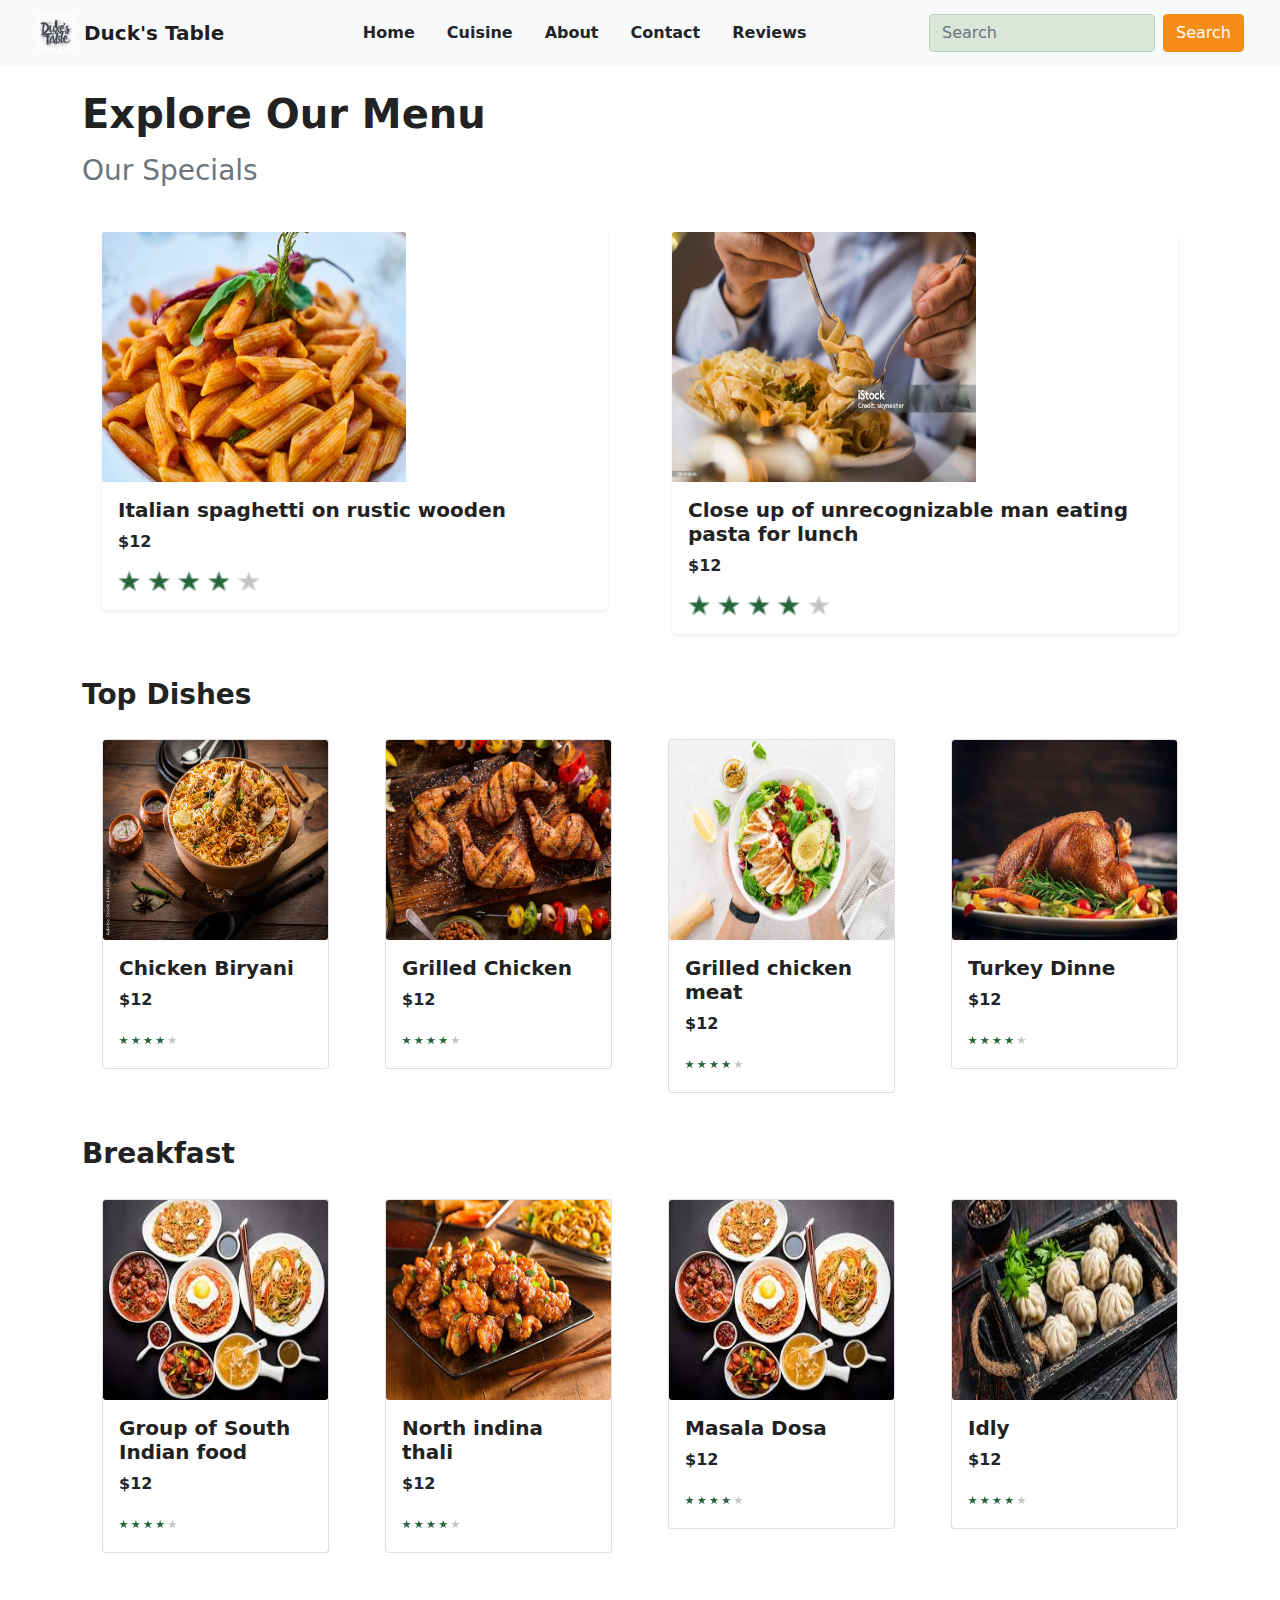
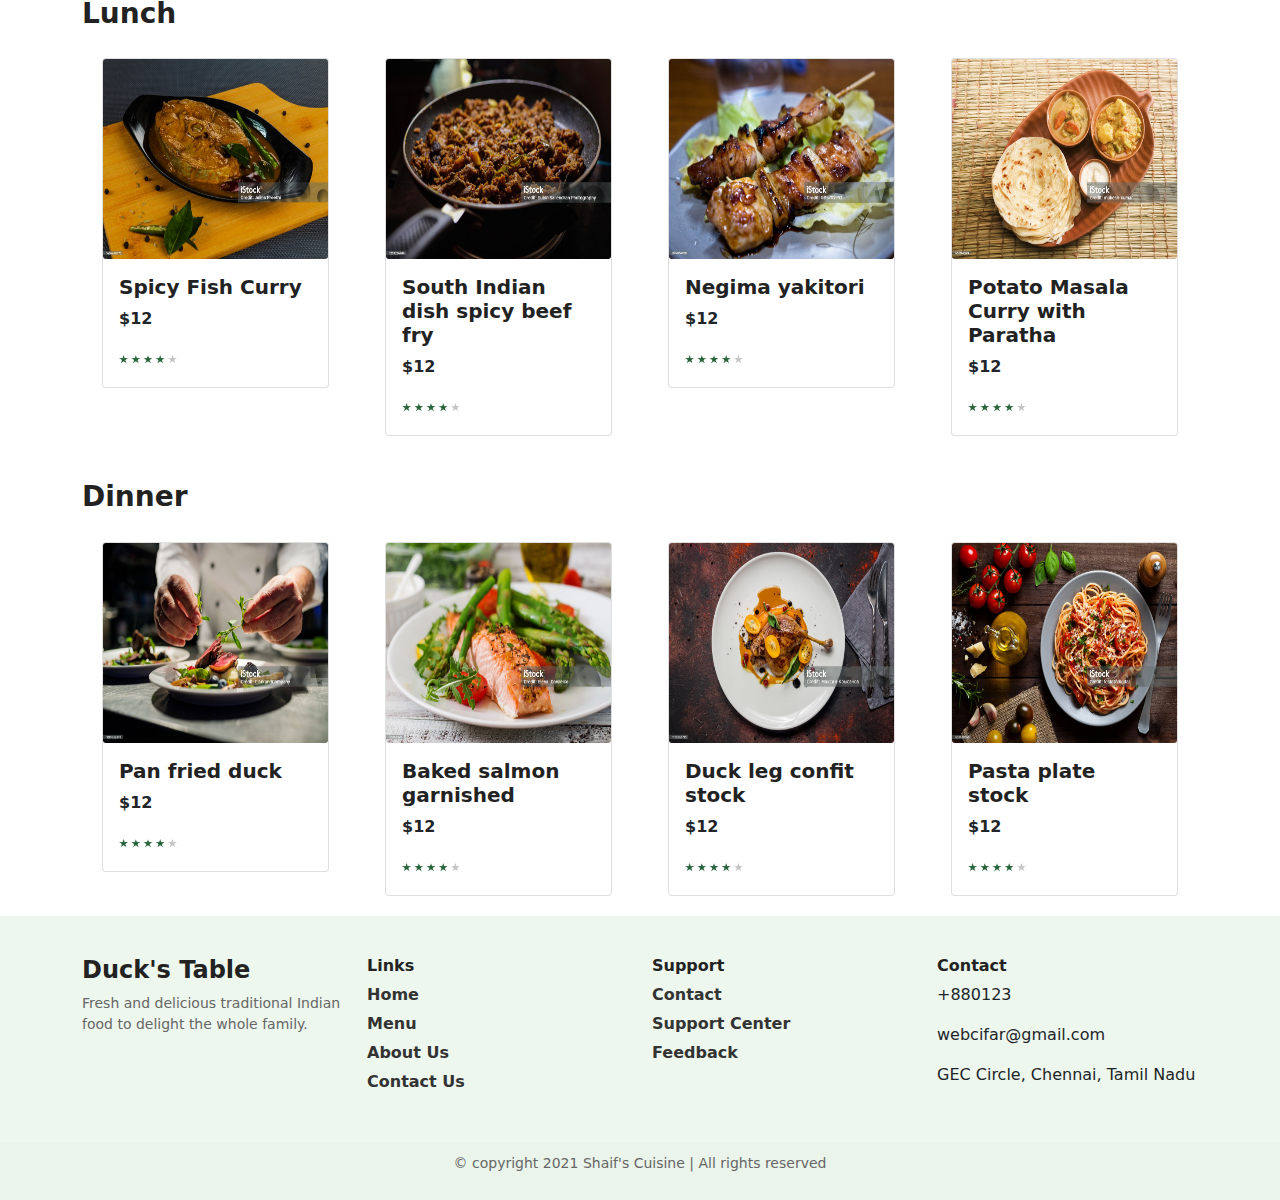
<file: Italian Cuisine.html>
<!DOCTYPE html>
<html lang="en">
<head>
    <meta charset="UTF-8">
    <meta name="viewport" content="width=device-width, initial-scale=1.0">
    <title>Menu</title>
    <link rel="stylesheet" href="style.css">
    <link rel="stylesheet" href="bootstrap.min.css">
    <script src="bootstrap.min.js"></script>
    <link href="https://cdn.jsdelivr.net/npm/bootstrap@5.0.2/dist/css/bootstrap.min.css" rel="stylesheet" integrity="sha384-EVSTQN3/azprG1Anm3QDgpJLIm9Nao0Yz1ztcQTwFspd3yD65VohhpuuCOmLASjC" crossorigin="anonymous">
    <style>
      .card-img-top{
        height: 250px;
        width: 60%;
      }
      .card-img{
            height: 200px;
        }
      .stars-img{
        width: 30%;
      }
      .card.top{
        /* height: 100px; */
        width: 70%;
      }
      .card{
        margin: 20px;
      }
      .footer {
      background-color: #edf7ed; /* Light green background */
      padding: 40px 0;
    }
    .footer-logo h5 {
      font-size: 24px;
      font-weight: bold;
    }
    .footer-logo p {
      font-size: 14px;
      color: #666;
    }
    .footer-links a {
      color: #333;
      text-decoration: none;
      display: block;
      margin-bottom: 5px;
    }
    .copyright {
      text-align: center;
      padding: 10px 0;
      font-size: 14px;
      color: #666;
      background-color: #eaf4ea;
    }
    </style>
    
</head>
<body>
  <nav class="navbar navbar-light bg-light px-4 sticky-top">
    <div class="container-fluid">
      <a class="navbar-brand d-flex align-items-center" href="#">
        <img src="./image/loga-2.jpeg" alt="Duck's Table" height="40" class="me-2">
        <span class="fw-bold">Duck's Table</span>
      </a>
      <ul class="nav">
        <li class="nav-item"><a class="nav-link text-dark" href="index.html">Home</a></li>
        <li class="nav-item"><a class="nav-link text-dark" href="cuisine.html">Cuisine</a></li>
        <li class="nav-item"><a class="nav-link text-dark" href="#">About</a></li>
        <li class="nav-item"><a class="nav-link text-dark" href="#">Contact</a></li>
        <li class="nav-item"><a class="nav-link text-dark" href="#">Reviews</a></li>
      </ul>
      <form class="d-flex">
        <input class="form-control me-2" type="search" placeholder="Search" aria-label="Search">
        <button class="btn btn-outline-brand" type="submit" style="background-color: #F58d17; color: white; border-color: #F58d17; font-weight: 500;">Search</button>
      </form>
    </div>
  </nav>
  
  <!-- Specials Section -->
  <!-- Content -->
  <div class="container mt-4">
    <h1 class="fw-bold">Explore Our Menu</h1>
    <h3 class="text-muted mt-3">Our Specials</h3>
    <div class="row mt-4">
      <!-- Card 1 -->
      <div class="col-lg-6 col-md-6 col-12 order-1">
        <div class="card border-0 shadow-sm">
          <img src="./image/Italian-1.jpeg" class="card-img-top" alt="Italian">
          <div class="card-body">
            <h5 class="card-title fw-bold">Italian spaghetti on rustic wooden</h5>
            <p class="text-dark fw-bold">$12</p>
            <div class="text-warning">
              <img src="./image/3star.png" class="stars-img" alt="3 stars">
            </div>
          </div>
        </div>
      </div>
      <!-- Card 2 -->
      <div class="col-lg-6 col-md-6 col-12 order-1">
        <div class="card border-0 shadow-sm">
          <img src="./image/Italian-2.jpg" class="card-img-top" alt="Italian">
          <div class="card-body">
            <h5 class="card-title fw-bold">Close up of unrecognizable man eating pasta for lunch</h5>
            <p class="text-dark fw-bold">$12</p>
            <div class="text-warning">
              <img src="./image/3star.png" class="stars-img" alt="3 stars">
            </div>
          </div>
        </div>
      </div>
    </div>
  </div>
  <!--Dishes-->
  <div class="container mt-4">
    <h3 class="fw-bold">Top Dishes</h3>
    <div class="col-md-12">
      <div class="row g-3">
        <div class="col-md-3">
          <div class="card">
            <img src="./image/biryani.jpg" class="card-img" alt="Italian">
            <div class="card-body">
              <h5 class="card-title fw-bold">Chicken Biryani</h5>
              <p class="text-dark fw-bold">$12</p>
              <div class="text-warning">
                <img src="./image/3star.png" class="stars-img" alt="3 stars">
              </div>
            </div>
          </div>
        </div>
        <div class="col-md-3">
          <div class="card">
            <img src="./image/Grilled Chicken.webp" class="card-img" alt="Italian">
            <div class="card-body">
              <h5 class="card-title fw-bold">Grilled Chicken</h5>
              <p class="text-dark fw-bold">$12</p>
              <div class="text-warning">
                <img src="./image/3star.png" class="stars-img" alt="3 stars">
              </div>
            </div>
          </div>
        </div>
        <div class="col-md-3">
          <div class="card">
            <img src="./image/Grilled chicken meat.webp" class="card-img" alt="Italian">
            <div class="card-body">
              <h5 class="card-title fw-bold">Grilled chicken meat</h5>
              <p class="text-dark fw-bold">$12</p>
              <div class="text-warning">
                <img src="./image/3star.png" class="stars-img" alt="3 stars">
              </div>
            </div>
          </div>
        </div>
        <div class="col-md-3">
          <div class="card">
            <img src="./image/Turkey Dinne.webp" class="card-img" alt="Italian">
            <div class="card-body">
              <h5 class="card-title fw-bold">Turkey Dinne</h5>
              <p class="text-dark fw-bold">$12</p>
              <div class="text-warning">
                <img src="./image/3star.png" class="stars-img" alt="3 stars">
              </div>
            </div>
          </div>
        </div>
      </div>
    </div>
  </div>

  <!--Breakfast-->
  <div class="container mt-4">
    <h3 class="fw-bold">Breakfast</h3>
    <div class="col-md-12">
      <div class="row g-3">
        <div class="col-md-3">
          <div class="card">
            <img src="./image/chinese-2.jpg" class="card-img" alt="Italian">
            <div class="card-body">
              <h5 class="card-title fw-bold">Group of South Indian food</h5>
              <p class="text-dark fw-bold">$12</p>
              <div class="text-warning">
                <img src="./image/3star.png" class="stars-img" alt="3 stars">
              </div>
            </div>
          </div>
        </div>
        <div class="col-md-3">
          <div class="card">
            <img src="./image/chinese-1.jpg" class="card-img" alt="Italian">
            <div class="card-body">
              <h5 class="card-title fw-bold">North indina thali</h5>
              <p class="text-dark fw-bold">$12</p>
              <div class="text-warning">
                <img src="./image/3star.png" class="stars-img" alt="3 stars">
              </div>
            </div>
          </div>
        </div>
        <div class="col-md-3">
          <div class="card">
            <img src="./image/chinese-2.jpg" class="card-img" alt="Italian">
            <div class="card-body">
              <h5 class="card-title fw-bold">Masala Dosa</h5>
              <p class="text-dark fw-bold">$12</p>
              <div class="text-warning">
                <img src="./image/3star.png" class="stars-img" alt="3 stars">
              </div>
            </div>
          </div>
        </div>
        <div class="col-md-3">
          <div class="card">
            <img src="./image/chinese-3.jpg" class="card-img" alt="Italian">
            <div class="card-body">
              <h5 class="card-title fw-bold">Idly</h5>
              <p class="text-dark fw-bold">$12</p>
              <div class="text-warning">
                <img src="./image/3star.png" class="stars-img" alt="3 stars">
              </div>
            </div>
          </div>
        </div>
      </div>
    </div>
  </div>

  <!--Lunch-->
  <div class="container mt-4">
    <h3 class="fw-bold">Lunch</h3>
    <div class="col-md-12">
      <div class="row g-3">
        <div class="col-md-3">
          <div class="card">
            <img src="./image/Spicy Fish Curry.jpg" class="card-img" alt="Spicy Fish Curry">
            <div class="card-body">
              <h5 class="card-title fw-bold">Spicy Fish Curry</h5>
              <p class="text-dark fw-bold">$12</p>
              <div class="text-warning">
                <img src="./image/3star.png" class="stars-img" alt="3 stars">
              </div>
            </div>
          </div>
        </div>
        <div class="col-md-3">
          <div class="card">
            <img src="./image/beef.jpg" class="card-img" alt="beef">
            <div class="card-body">
              <h5 class="card-title fw-bold">South Indian dish spicy beef fry</h5>
              <p class="text-dark fw-bold">$12</p>
              <div class="text-warning">
                <img src="./image/3star.png" class="stars-img" alt="3 stars">
              </div>
            </div>
          </div>
        </div>
        <div class="col-md-3">
          <div class="card">
            <img src="./image/Negima.jpg" class="card-img" alt="Negima">
            <div class="card-body">
              <h5 class="card-title fw-bold">Negima yakitori</h5>
              <p class="text-dark fw-bold">$12</p>
              <div class="text-warning">
                <img src="./image/3star.png" class="stars-img" alt="3 stars">
              </div>
            </div>
          </div>
        </div>
        <div class="col-md-3">
          <div class="card">
            <img src="./image/Potato Masala.jpg" class="card-img" alt="Potato Masala">
            <div class="card-body">
              <h5 class="card-title fw-bold">Potato Masala Curry with Paratha</h5>
              <p class="text-dark fw-bold">$12</p>
              <div class="text-warning">
                <img src="./image/3star.png" class="stars-img" alt="3 stars">
              </div>
            </div>
          </div>
        </div>
      </div>
    </div>
  </div>

  <!--Dinner-->
  <div class="container mt-4">
    <h3 class="fw-bold">Dinner</h3>
    <div class="col-md-12">
      <div class="row g-3">
        <div class="col-md-3">
          <div class="card">
            <img src="./image/Pan.jpg" class="card-img" alt="pan">
            <div class="card-body">
              <h5 class="card-title fw-bold">Pan fried duck</h5>
              <p class="text-dark fw-bold">$12</p>
              <div class="text-warning">
                <img src="./image/3star.png" class="stars-img" alt="3 stars">
              </div>
            </div>
          </div>
        </div>
        <div class="col-md-3">
          <div class="card">
            <img src="./image/Baked.jpg" class="card-img" alt="Baked">
            <div class="card-body">
              <h5 class="card-title fw-bold">Baked salmon garnished</h5>
              <p class="text-dark fw-bold">$12</p>
              <div class="text-warning">
                <img src="./image/3star.png" class="stars-img" alt="3 stars">
              </div>
            </div>
          </div>
        </div>
        <div class="col-md-3">
          <div class="card">
            <img src="./image/Duck leg.jpg" class="card-img" alt="Duck leg">
            <div class="card-body">
              <h5 class="card-title fw-bold">Duck leg confit stock</h5>
              <p class="text-dark fw-bold">$12</p>
              <div class="text-warning">
                <img src="./image/3star.png" class="stars-img" alt="3 stars">
              </div>
            </div>
          </div>
        </div>
        <div class="col-md-3">
          <div class="card">
            <img src="./image/Pasta.jpg" class="card-img" alt="Pasta">
            <div class="card-body">
              <h5 class="card-title fw-bold">Pasta plate stock</h5>
              <p class="text-dark fw-bold">$12</p>
              <div class="text-warning">
                <img src="./image/3star.png" class="stars-img" alt="3 stars">
              </div>
            </div>
          </div>
        </div>
      </div>
    </div>
  </div>
  <!-- End Specials Section -->
  
  <!--Footer-->
  <footer>
    <div class="footer">
      <div class="container">
        <div class="row">
          <!-- Logo and About Section -->
          <div class="col-md-3">
            <div class="footer-logo">
              <h5><i class="bi bi-cup"></i> Duck's Table</h5>
              <p>Fresh and delicious traditional Indian food to delight the whole family.</p>
            </div>
          </div>
          <!-- Links Section -->
          <div class="col-md-3 footer-links">
            <h6><strong>Links</strong></h6>
            <a href="#">Home</a>
            <a href="#">Menu</a>
            <a href="#">About Us</a>
            <a href="#">Contact Us</a>
          </div>
          <!-- Support Section -->
          <div class="col-md-3 footer-links">
            <h6><strong>Support</strong></h6>
            <a href="#">Contact</a>
            <a href="#">Support Center</a>
            <a href="#">Feedback</a>
          </div>
          <!-- Contact Section -->
          <div class="col-md-3">
            <h6><strong>Contact</strong></h6>
            <p>+880123</p>
            <p>webcifar@gmail.com</p>
            <p>GEC Circle, Chennai, Tamil Nadu</p>
          </div>
        </div>
      </div>
    </div>
    <div class="copyright">
      <p>&copy; copyright 2021 Shaif's Cuisine | All rights reserved</p>
    </div>
  </footer>
    
</body>
</html>
</file>
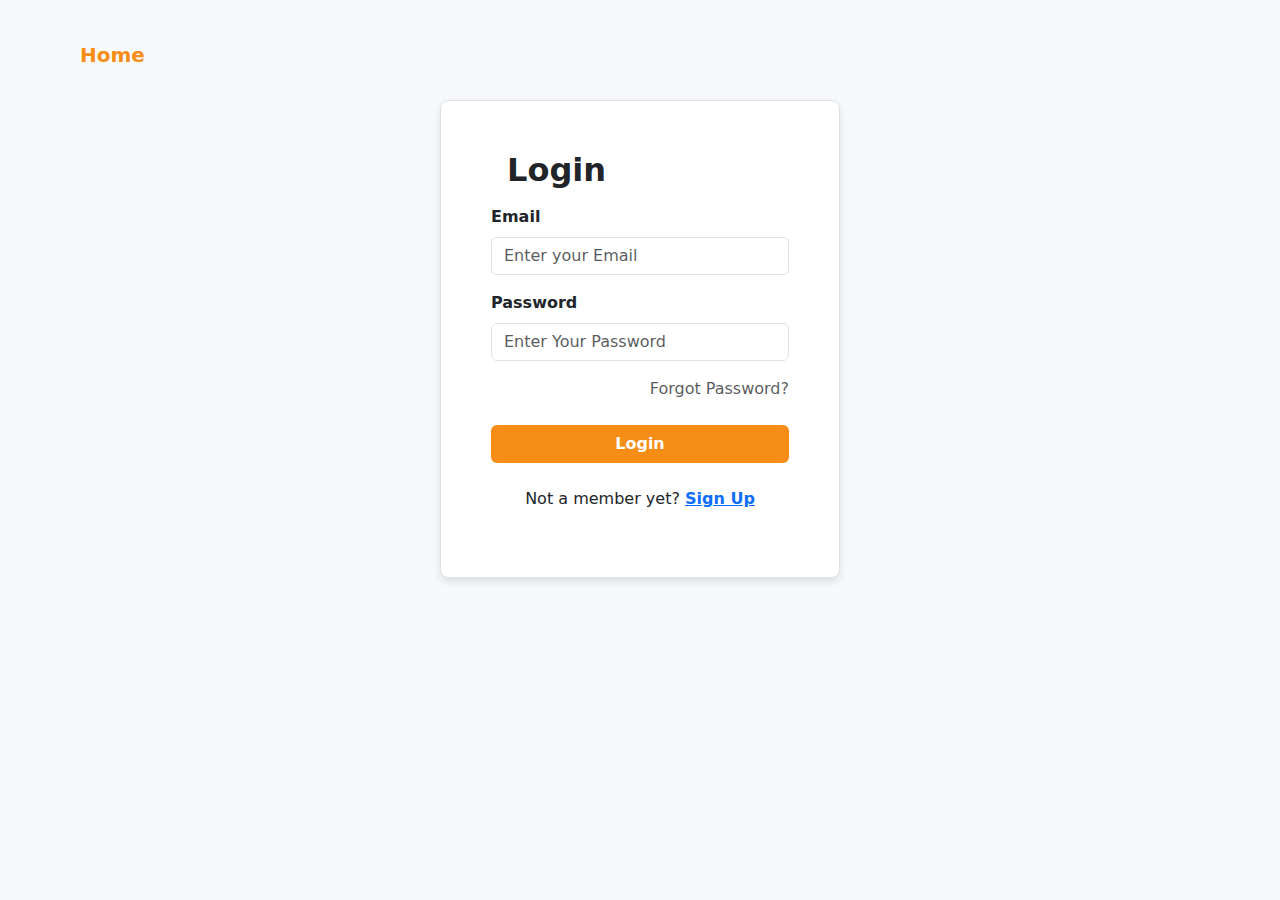
<file: login.html>
<!DOCTYPE html>
<html lang="en">
<head>
    <meta charset="UTF-8">
    <meta name="viewport" content="width=device-width, initial-scale=1.0">
    <title>Login</title>
    <link rel="stylesheet" href="bootstrap.min.css">
    <script src="bootstrap.min.js"></script>
    <link href="https://cdn.jsdelivr.net/npm/bootstrap@5.3.3/dist/css/bootstrap.min.css" rel="stylesheet" integrity="sha384-QWTKZyjpPEjISv5WaRU9OFeRpok6YctnYmDr5pNlyT2bRjXh0JMhjY6hW+ALEwIH" crossorigin="anonymous">
    <style>
        body {
          background-color: #f8f9fa;
        }
        .login-container {
          max-width: 400px;
          margin: 100px auto;
          padding: 50px;
          background-color: #ffffff;
          border-radius: 8px;
          box-shadow: 0 4px 8px rgba(0, 0, 0, 0.1);
        }
        .login-container h2 {
          font-weight: bold;
        }
        .login-container .form-label {
          font-weight: 600;
        }
        .login-container .btn-login {
          background-color: #F58d17;
          color: #ffffff;
          font-weight: bold;
        }
        .login-container .btn-login:hover {
          background-color: #F58d17;
        }
        .login-container .forgot-password,
        .login-container .signup-link {
          text-align: center;
        }
        .login-container .signup-link a {
          font-weight: 600;
        }
        .login-container .signup-link a:hover {
          text-decoration: none;
        }
        .home-link {
            position: absolute;
            top: 40px;
            left: 80px;
            font-weight: bold;
            color: #F58d17;
            text-decoration: none;
            font-size: 1.25rem;
        }
      </style>
</head>
<body>
    <a href="index.html" class="home-link">Home</a>
    <div class="login-container border">
    <!-- Back Button -->

    <div class="d-flex align-items-center mb-3">
      <a href="#" class="text-dark"><i class="bi bi-arrow-left"></i></a>
      <h2 class="ms-3 mb-0">Login</h2>
    </div>

    <!-- Form -->
    <form>
      <div class="mb-3">
        <label for="email" class="form-label">Email</label>
        <input type="email" class="form-control" id="email" placeholder="Enter your Email">
      </div>
      <div class="mb-3 position-relative">
        <label for="password" class="form-label">Password</label>
        <input type="password" class="form-control" id="password" placeholder="Enter Your Password">

        <!-- Eye Icon for Show/Hide Password -->

        <span class="position-absolute end-0 top-0 mt-4 me-3 text-muted">
          <i class="bi bi-eye"></i>
        </span>
      </div>
      <div class="text-end forgot-password">
        <a href="#" class="text-muted nav-link">Forgot Password?</a>
      </div>
      <div class="d-grid my-4">
        <button type="submit" class="btn btn-login">Login</button>
      </div>
    </form>

    <!-- Signup Link -->

    <div class="signup-link">
      <p>Not a member yet? <a href="register.html">Sign Up</a> <i class="bi bi-arrow-right"></i></p>
    </div>
  </div>
</body>
</html>
</file>
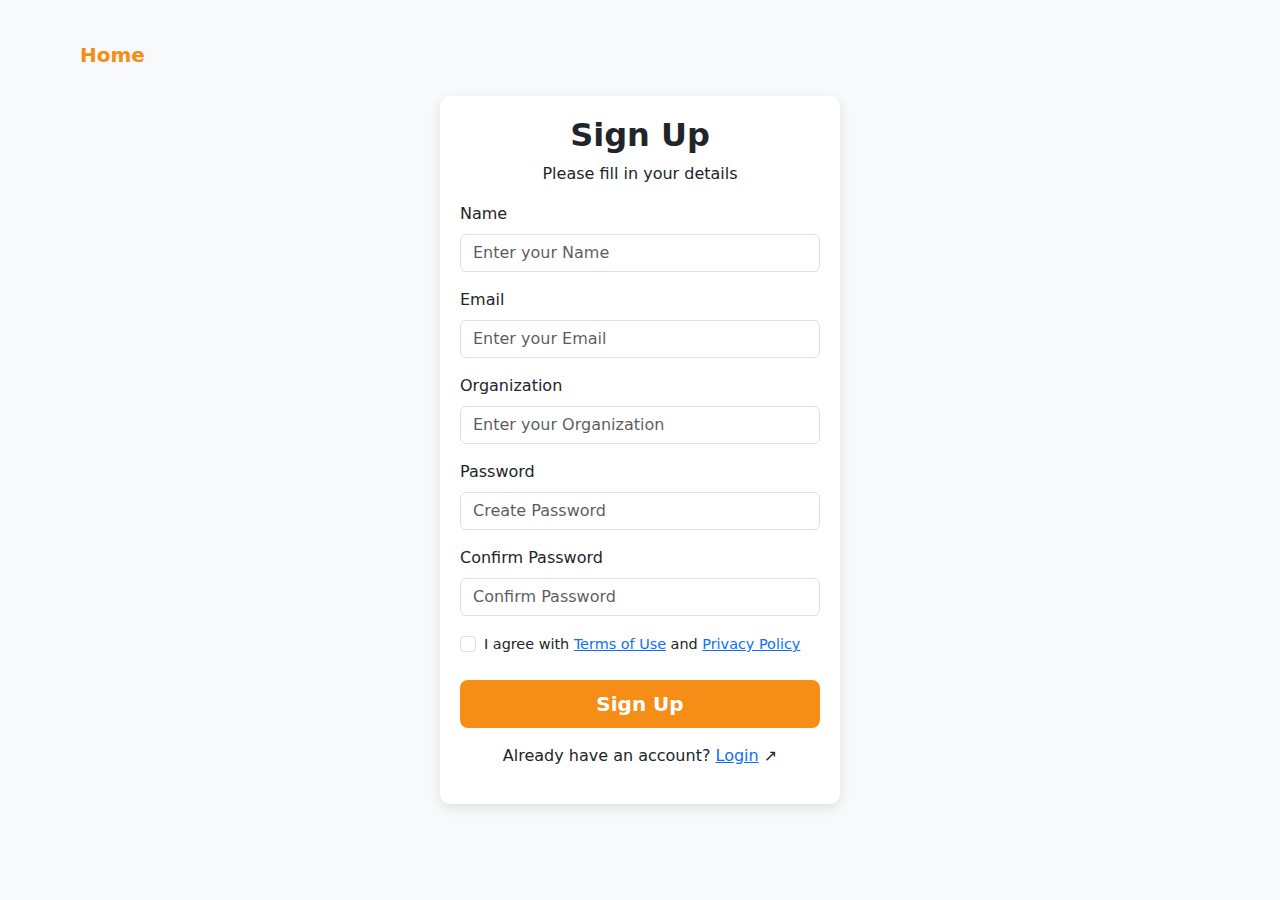
<file: register.html>
<!DOCTYPE html>
<html lang="en">
<head>
    <meta charset="UTF-8">
    <meta name="viewport" content="width=device-width, initial-scale=1.0">
    <title>Sign Up</title>
    <link rel="stylesheet" href="bootstrap.min.css">
    <script src="bootstrap.min.js"></script>
    <link href="https://cdn.jsdelivr.net/npm/bootstrap@5.3.3/dist/css/bootstrap.min.css" rel="stylesheet" integrity="sha384-QWTKZyjpPEjISv5WaRU9OFeRpok6YctnYmDr5pNlyT2bRjXh0JMhjY6hW+ALEwIH" crossorigin="anonymous">
    <style>
        body {
          display: flex;
          justify-content: center;
          align-items: center;
          height: 100vh;
          background-color: #f8f9fa;
        }
        .signup-container {
          width: 100%;
          max-width: 400px;
          padding: 20px;
          background-color: #ffffff;
          border-radius: 10px;
          box-shadow: 0 4px 12px rgba(0, 0, 0, 0.1);
        }
        .signup-container h2 {
          font-weight: bold;
        }
        .signup-container .form-check-label {
          font-size: 0.9rem;
        }
        .signup-container .btn-signup {
          background-color: #F58d17;
          color: #ffffff;
          font-weight: bold;
        }
        .signup-container .btn-signup:hover {
          background-color: #F58d17;
        }
        .home-link {
            position: absolute;
            top: 40px;
            left: 80px;
            font-weight: bold;
            color: #F58d17;
            text-decoration: none;
            font-size: 1.25rem;
        }
      </style>
</head>
<body>
    <a href="index.html" class="home-link">Home</a>
    <div class="signup-container text-center">
        <h2>Sign Up</h2>
        <p>Please fill in your details</p>
        <form>
          <div class="mb-3 text-start">
            <label for="name" class="form-label">Name</label>
            <input type="text" class="form-control" id="name" placeholder="Enter your Name" required>
          </div>
          <div class="mb-3 text-start">
            <label for="email" class="form-label">Email</label>
            <input type="email" class="form-control" id="email" placeholder="Enter your Email" required>
          </div>
          <div class="mb-3 text-start">
            <label for="organization" class="form-label">Organization</label>
            <input type="text" class="form-control" id="organization" placeholder="Enter your Organization" required>
          </div>
          <div class="mb-3 text-start">
            <label for="password" class="form-label">Password</label>
            <input type="password" class="form-control" id="password" placeholder="Create Password" required>
          </div>
          <div class="mb-3 text-start">
            <label for="confirm-password" class="form-label">Confirm Password</label>
            <input type="password" class="form-control" id="confirm-password" placeholder="Confirm Password" required>
          </div>
          <div class="form-check mb-4 text-start">
            <input class="form-check-input" type="checkbox" id="terms" required>
            <label class="form-check-label" for="terms">
              I agree with <a href="#">Terms of Use</a> and <a href="#">Privacy Policy</a>
            </label>
          </div>
          <button type="submit" class="btn btn-signup btn-lg w-100">Sign Up</button>
        </form>
        <p class="mt-3">Already have an account? <a href="login.html">Login</a> <span>↗</span></p>
      </div>
</body>
</html>
</file>
<file: style.css>
/* Navbar */

.logo-image {
    max-width: 40px;
    height: auto;
  }
body{
    font-family: "Spline Sans", sans-serif;
    color: #777;
    line-height: 1.7;
}
h1,h2,h3,h4,h5,h6{
    font-weight: 600;
    color: #222;
}
a{
    color: #222;
    text-decoration: none;
    font-weight: 600;
}
a:hover{
    color: #F58d17;
}

img{
    width: 70%;
}

.btn {
    border-radius: 0;
    padding: 14px 38px;
}

/* Slide */

.slide-1{
    background-image: url(./image/463.jpg);
    background-repeat: no-repeat;
    background-size: cover;
    /* background-attachment: fixed; */
}
.slide-2{
    background-image: url(./image/464.jpg);
    background-repeat: no-repeat;
    background-size: cover;
    /* background-attachment: fixed; */
}

section{
    padding-top: 120px;
    padding-bottom: 120px;
}


/* About */

#about .divider{
    width: 60px;
    height: 2px;
    display: block;
    background-color: #F58d17;
}

/* Features */
body {
    background-color: #f9fef7;
    font-family: Arial, sans-serif;
  }
  
  h2 {
    color: #333;
  }
  
  form .form-control {
    background-color: #d9e7d9;
    border: 1px solid #b8d4b8;
    color: #333;
  }
  
  
  button.btn-success {
    background-color: #F58d17;
    border: none;
  }
  
  


/* Footer */

.footer {
    background-color: #edf7ed; /* Light green background */
    padding: 40px 0;
  }
  .footer-logo h5 {
    font-size: 24px;
    font-weight: bold;
  }
  .footer-logo p {
    font-size: 14px;
    color: #666;
  }
  .footer-links a {
    color: #333;
    text-decoration: none;
    display: block;
    margin-bottom: 5px;
  }
  .copyright {
    text-align: center;
    padding: 10px 0;
    font-size: 14px;
    color: #666;
    background-color: #eaf4ea;
  }

/* Review */

#review{
  display: flex;
  justify-content: center;
  align-items: center;
  flex-direction: column;
  width: 100%;
}
.review-heading{
  letter-spacing: 1px;
  margin: 30px 0px;
  padding: 10px 20px;
  display: flex;
  flex-direction: column;
  justify-content: center;
  align-items: center;
}
.review-heading h1{
  font-size: 2.2rem;
  font-weight: 500;
  background-color: #202020;
  color: #ffffff;
  padding: 10px 20px;
}
.review-heading span{
  font-size: 1.3rem;
  color: #252525;
  margin-bottom: 10px;
  letter-spacing: 2px;
  text-transform: uppercase;
}
.review-box-container{
  display: flex;
  justify-content: center;
  align-items: center;
  flex-wrap: wrap;
  width: 100%;
}
.review-box{
  width: 500px;
  box-shadow: 2px 2px 30px rgba(0,0,0,0.1);
  background-color: #ffffff;
  padding: 20px;
  margin: 15px;
  cursor: pointer;
}
.profile-img{
  width: 50px;
  height: 50px;
  border-radius: 50%;
  overflow: hidden;
  margin-right: 10px;
}
.profile-img img{
  width: 100%;
  height: 100%;
  object-fit: cover;
  object-position: center;
}
.profile{
  display: flex;
  align-items: center;
}
.name-user{
  display: flex;
  flex-direction: column;
}
.name-user strong{
  color: #3d3d3d;
  font-size: 1.1rem;
  letter-spacing: 0.5px;
}
.name-user span{
  color: #979797;
  font-size: 0.8rem;
}
.comment{
  color: #f9d71c;
}
.box-top{
  display: flex;
  justify-content: space-between;
  align-items: center;
  margin-bottom: 20px;
}
.client-comment p{
  font-size: 0.9rem;
  color: #4b4b4b;
}
</file>
